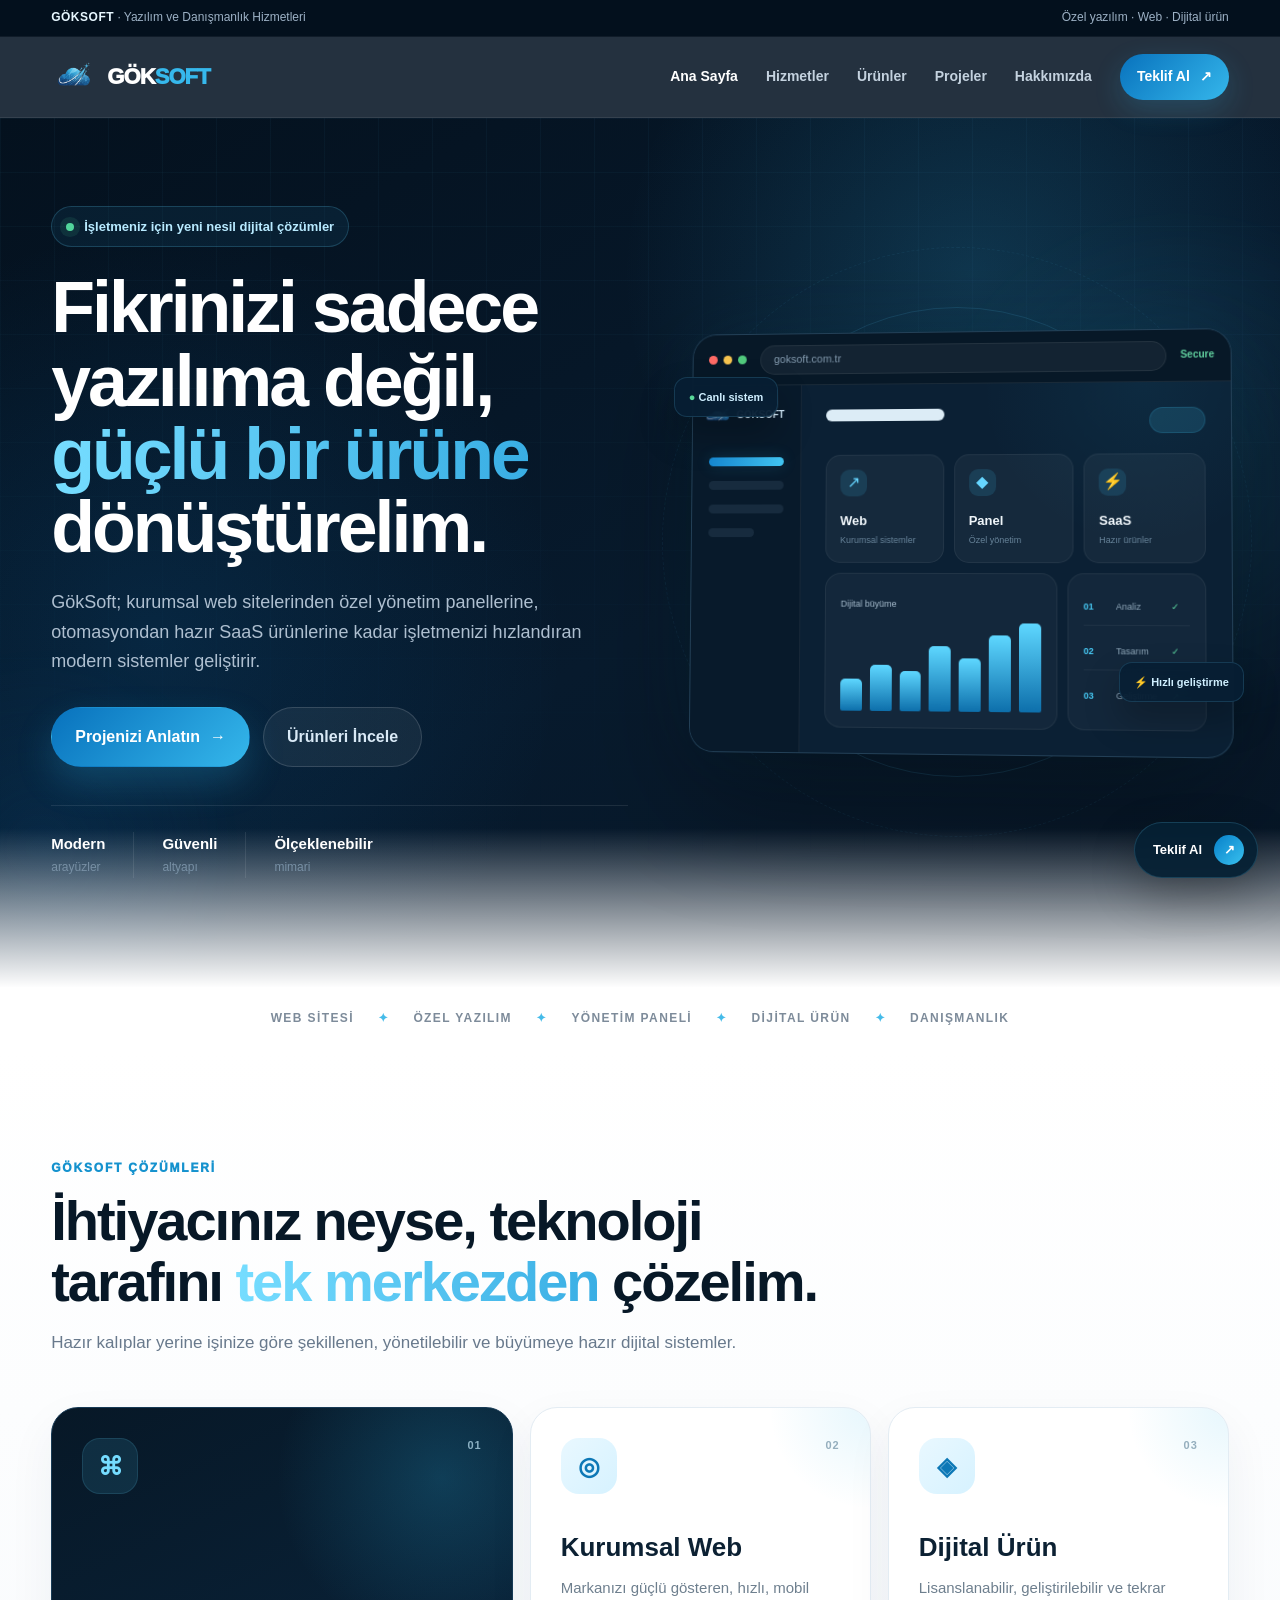
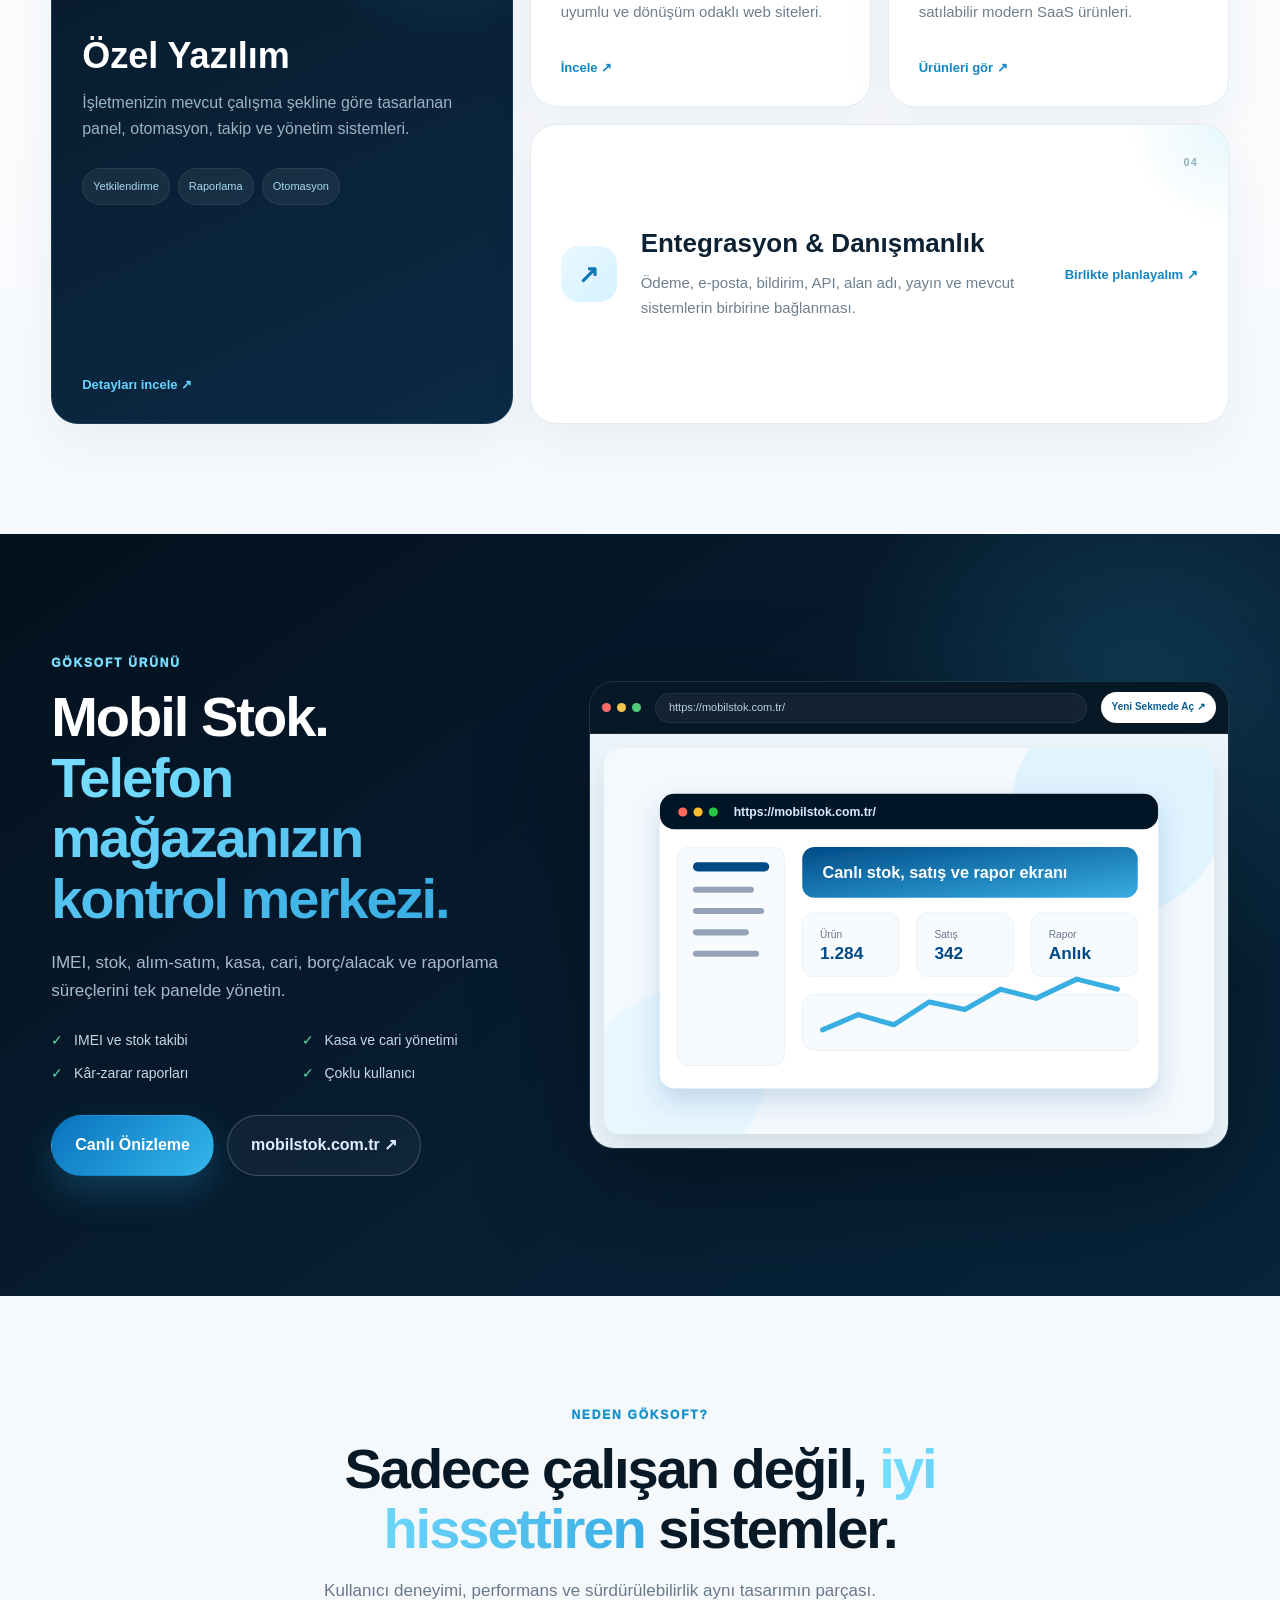
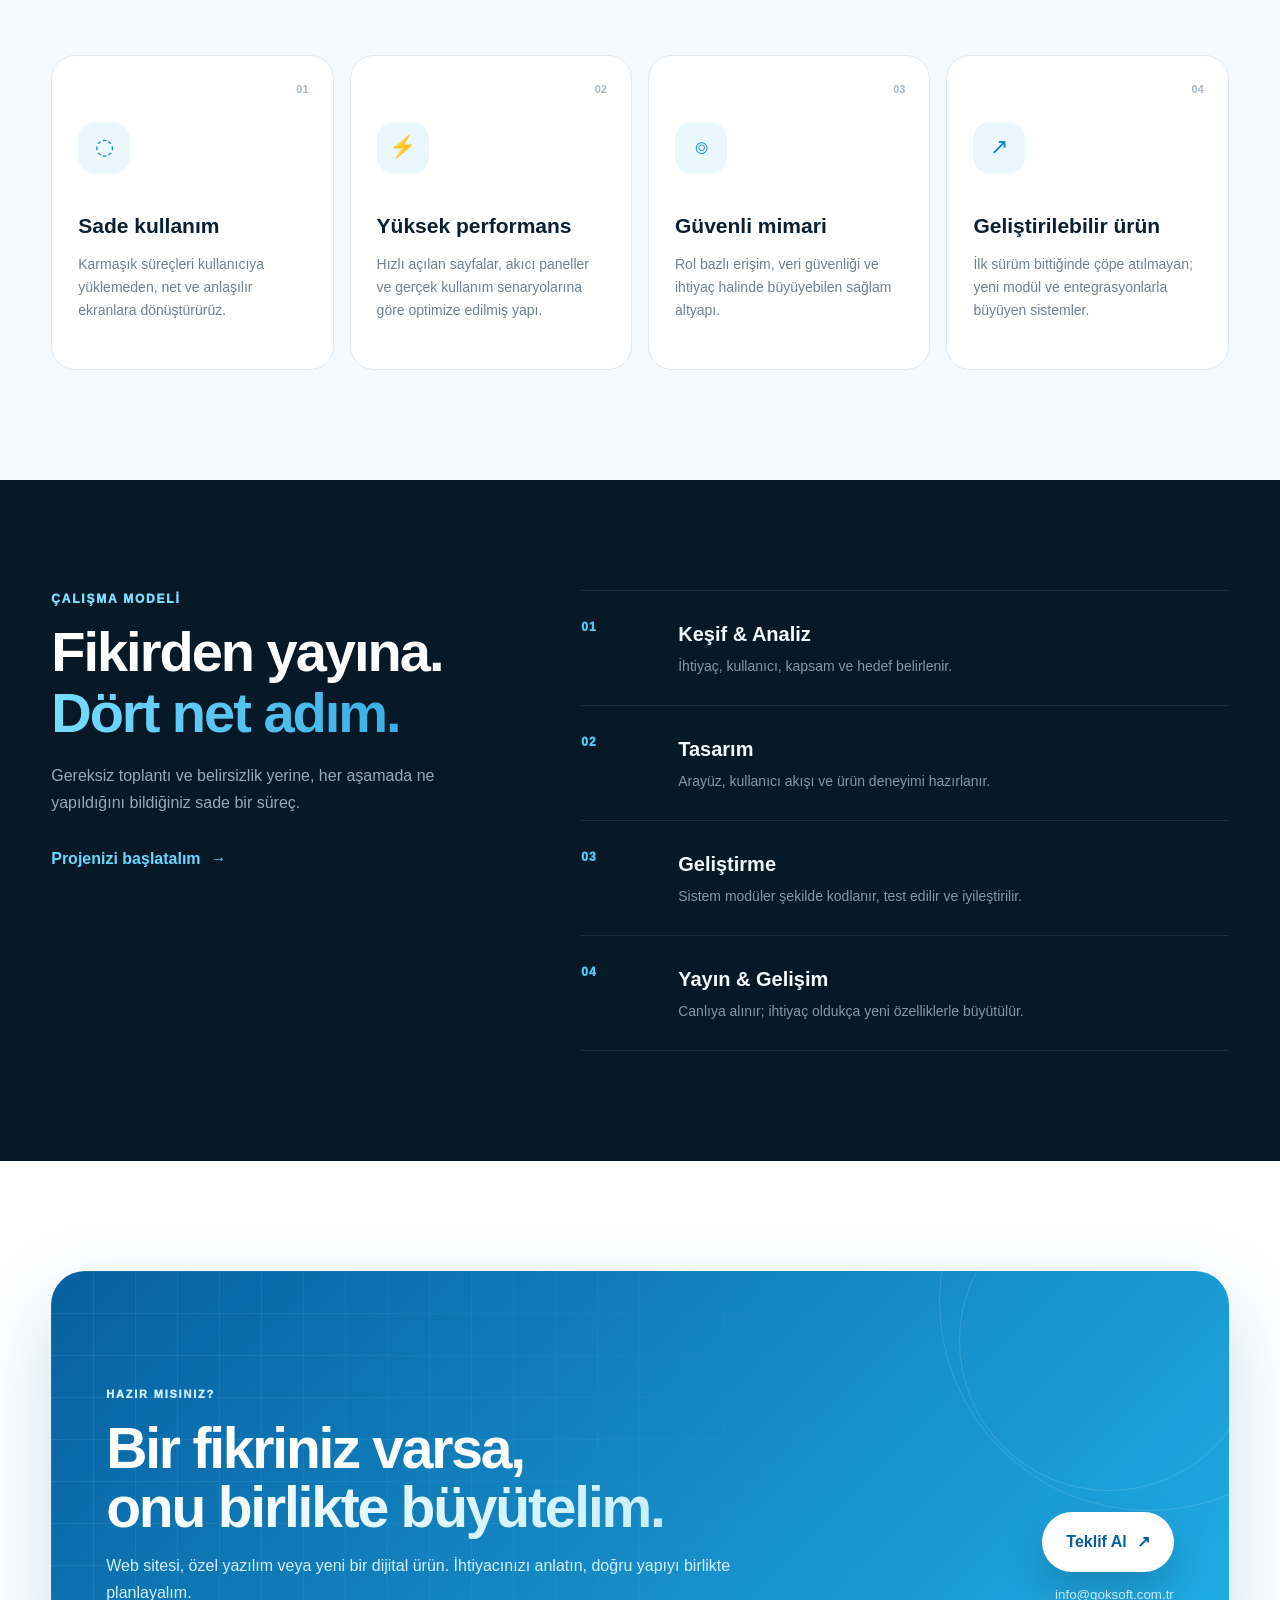
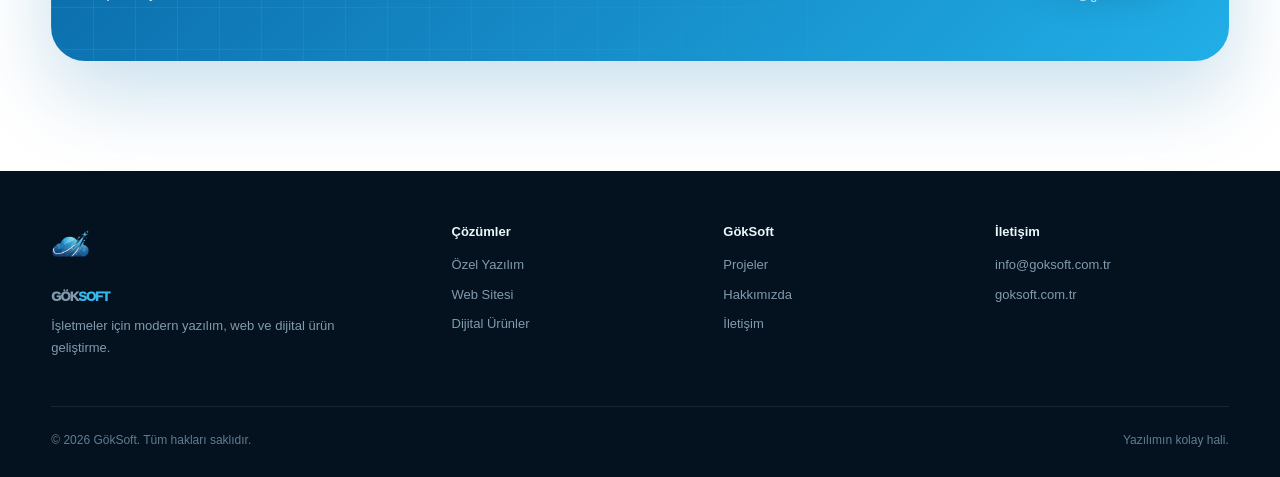
<file: index.html>
<!doctype html>
<html lang="tr">
<head>
  <meta charset="UTF-8">
  <meta name="viewport" content="width=device-width,initial-scale=1">
  <title>GökSoft | Yeni Nesil Yazılım ve Dijital Çözümler</title>
  <meta name="description" content="GökSoft; işletmeler için özel yazılım, kurumsal web sitesi, yönetim paneli ve hazır dijital ürünler geliştirir.">
  <link rel="canonical" href="https://goksoft.com.tr/">
  <meta name="robots" content="index,follow">
  <meta property="og:title" content="GökSoft | Yeni Nesil Yazılım ve Dijital Çözümler">
  <meta property="og:description" content="İşletmenize özel, hızlı, güvenli ve büyümeye hazır dijital sistemler.">
  <meta property="og:image" content="https://goksoft.com.tr/assets/logo.png">
  <meta property="og:type" content="website">
  <link rel="icon" href="favicon/favicon.png">
  <link rel="stylesheet" href="css/style.css">
</head>
<body class="home-page">
  <div class="top">
    <div class="container">
      <span><b>GÖKSOFT</b> · Yazılım ve Danışmanlık Hizmetleri</span>
      <span>Özel yazılım · Web · Dijital ürün</span>
    </div>
  </div>

  <header class="header">
    <div class="container nav">
      <a class="brand brand-lockup" href="index.html" aria-label="GökSoft Ana Sayfa">
        <img src="logo/favicon.png" alt="GökSoft">
        <span>GÖK<span>SOFT</span></span>
      </a>
      <button class="toggle" onclick="toggleMenu()" aria-label="Menü">☰</button>
      <nav id="menu" class="menu">
        <a class="active" href="index.html">Ana Sayfa</a>
        <a href="hizmetler.html">Hizmetler</a>
        <a href="urunler.html">Ürünler</a>
        <a href="projeler.html">Projeler</a>
        <a href="hakkimizda.html">Hakkımızda</a>
        <a class="nav-cta" href="iletisim.html">Teklif Al <span>↗</span></a>
      </nav>
    </div>
  </header>

  <main>
    <section class="premium-hero">
      <div class="hero-grid-bg"></div>
      <div class="hero-glow hero-glow-one"></div>
      <div class="hero-glow hero-glow-two"></div>
      <div class="container premium-hero-grid">
        <div class="premium-hero-copy reveal">
          <div class="launch-pill"><i></i> İşletmeniz için yeni nesil dijital çözümler</div>
          <h1>Fikrinizi sadece yazılıma değil, <em>güçlü bir ürüne</em> dönüştürelim.</h1>
          <p>GökSoft; kurumsal web sitelerinden özel yönetim panellerine, otomasyondan hazır SaaS ürünlerine kadar işletmenizi hızlandıran modern sistemler geliştirir.</p>
          <div class="hero-actions">
            <a class="btn btn-primary btn-xl" href="iletisim.html">Projenizi Anlatın <span>→</span></a>
            <a class="btn btn-ghost btn-xl" href="#urunler">Ürünleri İncele</a>
          </div>
          <div class="hero-proof">
            <div><strong>Modern</strong><span>arayüzler</span></div>
            <div><strong>Güvenli</strong><span>altyapı</span></div>
            <div><strong>Ölçeklenebilir</strong><span>mimari</span></div>
          </div>
        </div>

        <div class="hero-visual reveal delay-1" aria-label="GökSoft dijital çözüm önizlemesi">
          <div class="visual-orbit orbit-one"></div>
          <div class="visual-orbit orbit-two"></div>
          <div class="floating-chip chip-one"><span>●</span> Canlı sistem</div>
          <div class="floating-chip chip-two">⚡ Hızlı geliştirme</div>
          <div class="dashboard-shell">
            <div class="browser-bar">
              <div class="browser-dots"><i></i><i></i><i></i></div>
              <div class="browser-address">goksoft.com.tr</div>
              <div class="browser-status">Secure</div>
            </div>
            <div class="dashboard-body">
              <aside class="dash-sidebar">
                <div class="dash-logo"><img src="logo/favicon.png" alt=""><b>GÖKSOFT</b></div>
                <span class="dash-menu active"></span><span class="dash-menu"></span><span class="dash-menu"></span><span class="dash-menu short"></span>
              </aside>
              <div class="dash-content">
                <div class="dash-heading"><span></span><small></small></div>
                <div class="dash-stat-row">
                  <div class="dash-stat"><i>↗</i><strong>Web</strong><span>Kurumsal sistemler</span></div>
                  <div class="dash-stat"><i>◆</i><strong>Panel</strong><span>Özel yönetim</span></div>
                  <div class="dash-stat"><i>⚡</i><strong>SaaS</strong><span>Hazır ürünler</span></div>
                </div>
                <div class="dash-grid">
                  <div class="dash-chart">
                    <span class="chart-title">Dijital büyüme</span>
                    <div class="chart-bars"><i></i><i></i><i></i><i></i><i></i><i></i><i></i></div>
                  </div>
                  <div class="dash-card-list">
                    <div><b>01</b><span>Analiz</span><i>✓</i></div>
                    <div><b>02</b><span>Tasarım</span><i>✓</i></div>
                    <div><b>03</b><span>Geliştirme</span><i>↗</i></div>
                  </div>
                </div>
              </div>
            </div>
          </div>
        </div>
      </div>
      <div class="hero-bottom-fade"></div>
    </section>

    <section class="trust-strip">
      <div class="container trust-row reveal">
        <span>WEB SİTESİ</span><i>✦</i><span>ÖZEL YAZILIM</span><i>✦</i><span>YÖNETİM PANELİ</span><i>✦</i><span>DİJİTAL ÜRÜN</span><i>✦</i><span>DANIŞMANLIK</span>
      </div>
    </section>

    <section class="premium-section services-section" id="hizmetler">
      <div class="container">
        <div class="section-intro reveal">
          <div class="section-kicker">GÖKSOFT ÇÖZÜMLERİ</div>
          <h2>İhtiyacınız neyse, teknoloji tarafını <em>tek merkezden</em> çözelim.</h2>
          <p>Hazır kalıplar yerine işinize göre şekillenen, yönetilebilir ve büyümeye hazır dijital sistemler.</p>
        </div>
        <div class="bento-services">
          <article class="service-card service-large reveal">
            <div class="service-icon">⌘</div>
            <span class="service-no">01</span>
            <h3>Özel Yazılım</h3>
            <p>İşletmenizin mevcut çalışma şekline göre tasarlanan panel, otomasyon, takip ve yönetim sistemleri.</p>
            <div class="service-tags"><span>Yetkilendirme</span><span>Raporlama</span><span>Otomasyon</span></div>
            <a href="hizmetler.html">Detayları incele <b>↗</b></a>
          </article>
          <article class="service-card reveal delay-1">
            <div class="service-icon">◎</div>
            <span class="service-no">02</span>
            <h3>Kurumsal Web</h3>
            <p>Markanızı güçlü gösteren, hızlı, mobil uyumlu ve dönüşüm odaklı web siteleri.</p>
            <a href="hizmetler.html">İncele <b>↗</b></a>
          </article>
          <article class="service-card reveal delay-2">
            <div class="service-icon">◈</div>
            <span class="service-no">03</span>
            <h3>Dijital Ürün</h3>
            <p>Lisanslanabilir, geliştirilebilir ve tekrar satılabilir modern SaaS ürünleri.</p>
            <a href="urunler.html">Ürünleri gör <b>↗</b></a>
          </article>
          <article class="service-card service-wide reveal">
            <div class="service-icon">↗</div>
            <span class="service-no">04</span>
            <div><h3>Entegrasyon & Danışmanlık</h3><p>Ödeme, e-posta, bildirim, API, alan adı, yayın ve mevcut sistemlerin birbirine bağlanması.</p></div>
            <a href="iletisim.html">Birlikte planlayalım <b>↗</b></a>
          </article>
        </div>
      </div>
    </section>

    <section class="product-spotlight" id="urunler">
      <div class="product-orb"></div>
      <div class="container product-spotlight-grid">
        <div class="product-copy reveal">
          <div class="section-kicker light-kicker">GÖKSOFT ÜRÜNÜ</div>
          <h2>Mobil Stok.<br><em>Telefon mağazanızın kontrol merkezi.</em></h2>
          <p>IMEI, stok, alım-satım, kasa, cari, borç/alacak ve raporlama süreçlerini tek panelde yönetin.</p>
          <div class="product-list">
            <span><i>✓</i> IMEI ve stok takibi</span>
            <span><i>✓</i> Kasa ve cari yönetimi</span>
            <span><i>✓</i> Kâr-zarar raporları</span>
            <span><i>✓</i> Çoklu kullanıcı</span>
          </div>
          <div class="hero-actions">
            <a class="btn btn-primary btn-xl" href="urunler.html#mobil-stok-canli">Canlı Önizleme</a>
            <a class="btn btn-dark-outline btn-xl" href="https://mobilstok.com.tr/" target="_blank" rel="noopener noreferrer">mobilstok.com.tr ↗</a>
          </div>
        </div>
        <div class="product-browser reveal delay-1">
          <div class="browser-bar premium-browser-bar">
            <div class="browser-dots"><i></i><i></i><i></i></div>
            <a class="browser-address product-address" href="https://mobilstok.com.tr/" target="_blank" rel="noopener noreferrer">https://mobilstok.com.tr/</a>
            <a class="browser-open" href="https://mobilstok.com.tr/" target="_blank" rel="noopener noreferrer">Yeni Sekmede Aç ↗</a>
          </div>
          <div class="product-preview-inner"><img src="assets/stok-takip-projesi.svg" alt="Mobil Stok uygulama önizlemesi"></div>
        </div>
      </div>
    </section>

    <section class="premium-section why-section">
      <div class="container">
        <div class="section-intro centered reveal">
          <div class="section-kicker">NEDEN GÖKSOFT?</div>
          <h2>Sadece çalışan değil, <em>iyi hissettiren</em> sistemler.</h2>
          <p>Kullanıcı deneyimi, performans ve sürdürülebilirlik aynı tasarımın parçası.</p>
        </div>
        <div class="feature-grid">
          <article class="feature-tile reveal"><b>01</b><div class="feature-glyph">◌</div><h3>Sade kullanım</h3><p>Karmaşık süreçleri kullanıcıya yüklemeden, net ve anlaşılır ekranlara dönüştürürüz.</p></article>
          <article class="feature-tile reveal delay-1"><b>02</b><div class="feature-glyph">⚡</div><h3>Yüksek performans</h3><p>Hızlı açılan sayfalar, akıcı paneller ve gerçek kullanım senaryolarına göre optimize edilmiş yapı.</p></article>
          <article class="feature-tile reveal delay-2"><b>03</b><div class="feature-glyph">⌾</div><h3>Güvenli mimari</h3><p>Rol bazlı erişim, veri güvenliği ve ihtiyaç halinde büyüyebilen sağlam altyapı.</p></article>
          <article class="feature-tile reveal delay-3"><b>04</b><div class="feature-glyph">↗</div><h3>Geliştirilebilir ürün</h3><p>İlk sürüm bittiğinde çöpe atılmayan; yeni modül ve entegrasyonlarla büyüyen sistemler.</p></article>
        </div>
      </div>
    </section>

    <section class="process-section">
      <div class="container process-grid">
        <div class="process-copy reveal">
          <div class="section-kicker light-kicker">ÇALIŞMA MODELİ</div>
          <h2>Fikirden yayına.<br><em>Dört net adım.</em></h2>
          <p>Gereksiz toplantı ve belirsizlik yerine, her aşamada ne yapıldığını bildiğiniz sade bir süreç.</p>
          <a class="text-link" href="iletisim.html">Projenizi başlatalım <span>→</span></a>
        </div>
        <div class="process-steps">
          <article class="process-step reveal"><span>01</span><div><h3>Keşif & Analiz</h3><p>İhtiyaç, kullanıcı, kapsam ve hedef belirlenir.</p></div></article>
          <article class="process-step reveal delay-1"><span>02</span><div><h3>Tasarım</h3><p>Arayüz, kullanıcı akışı ve ürün deneyimi hazırlanır.</p></div></article>
          <article class="process-step reveal delay-2"><span>03</span><div><h3>Geliştirme</h3><p>Sistem modüler şekilde kodlanır, test edilir ve iyileştirilir.</p></div></article>
          <article class="process-step reveal delay-3"><span>04</span><div><h3>Yayın & Gelişim</h3><p>Canlıya alınır; ihtiyaç oldukça yeni özelliklerle büyütülür.</p></div></article>
        </div>
      </div>
    </section>

    <section class="premium-section final-cta-section">
      <div class="container">
        <div class="final-cta reveal">
          <div class="cta-grid"></div><div class="cta-orb-one"></div><div class="cta-orb-two"></div>
          <div class="final-cta-copy">
            <span>HAZIR MISINIZ?</span>
            <h2>Bir fikriniz varsa,<br><em>onu birlikte büyütelim.</em></h2>
            <p>Web sitesi, özel yazılım veya yeni bir dijital ürün. İhtiyacınızı anlatın, doğru yapıyı birlikte planlayalım.</p>
          </div>
          <div class="final-cta-actions">
            <a class="btn btn-white btn-xl" href="iletisim.html">Teklif Al <span>↗</span></a>
            <small>info@goksoft.com.tr</small>
          </div>
        </div>
      </div>
    </section>
  </main>

  <footer class="footer premium-footer">
    <div class="container">
      <div class="footer-grid">
        <div class="footer-brand">
          <a class="brand-lockup footer-lockup" href="index.html"><img src="logo/favicon.png" alt=""><span>GÖK<span>SOFT</span></span></a>
          <p>İşletmeler için modern yazılım, web ve dijital ürün geliştirme.</p>
        </div>
        <div><h3>Çözümler</h3><a href="hizmetler.html">Özel Yazılım</a><a href="hizmetler.html">Web Sitesi</a><a href="urunler.html">Dijital Ürünler</a></div>
        <div><h3>GökSoft</h3><a href="projeler.html">Projeler</a><a href="hakkimizda.html">Hakkımızda</a><a href="iletisim.html">İletişim</a></div>
        <div><h3>İletişim</h3><a href="mailto:info@goksoft.com.tr">info@goksoft.com.tr</a><span class="footer-domain">goksoft.com.tr</span></div>
      </div>
      <div class="copy"><span>© 2026 GökSoft. Tüm hakları saklıdır.</span><span>Yazılımın kolay hali.</span></div>
    </div>
  </footer>

  <a class="premium-float" href="iletisim.html"><span>Teklif Al</span><b>↗</b></a>
  <script src="js/main.js"></script>
</body>
</html>
</file>
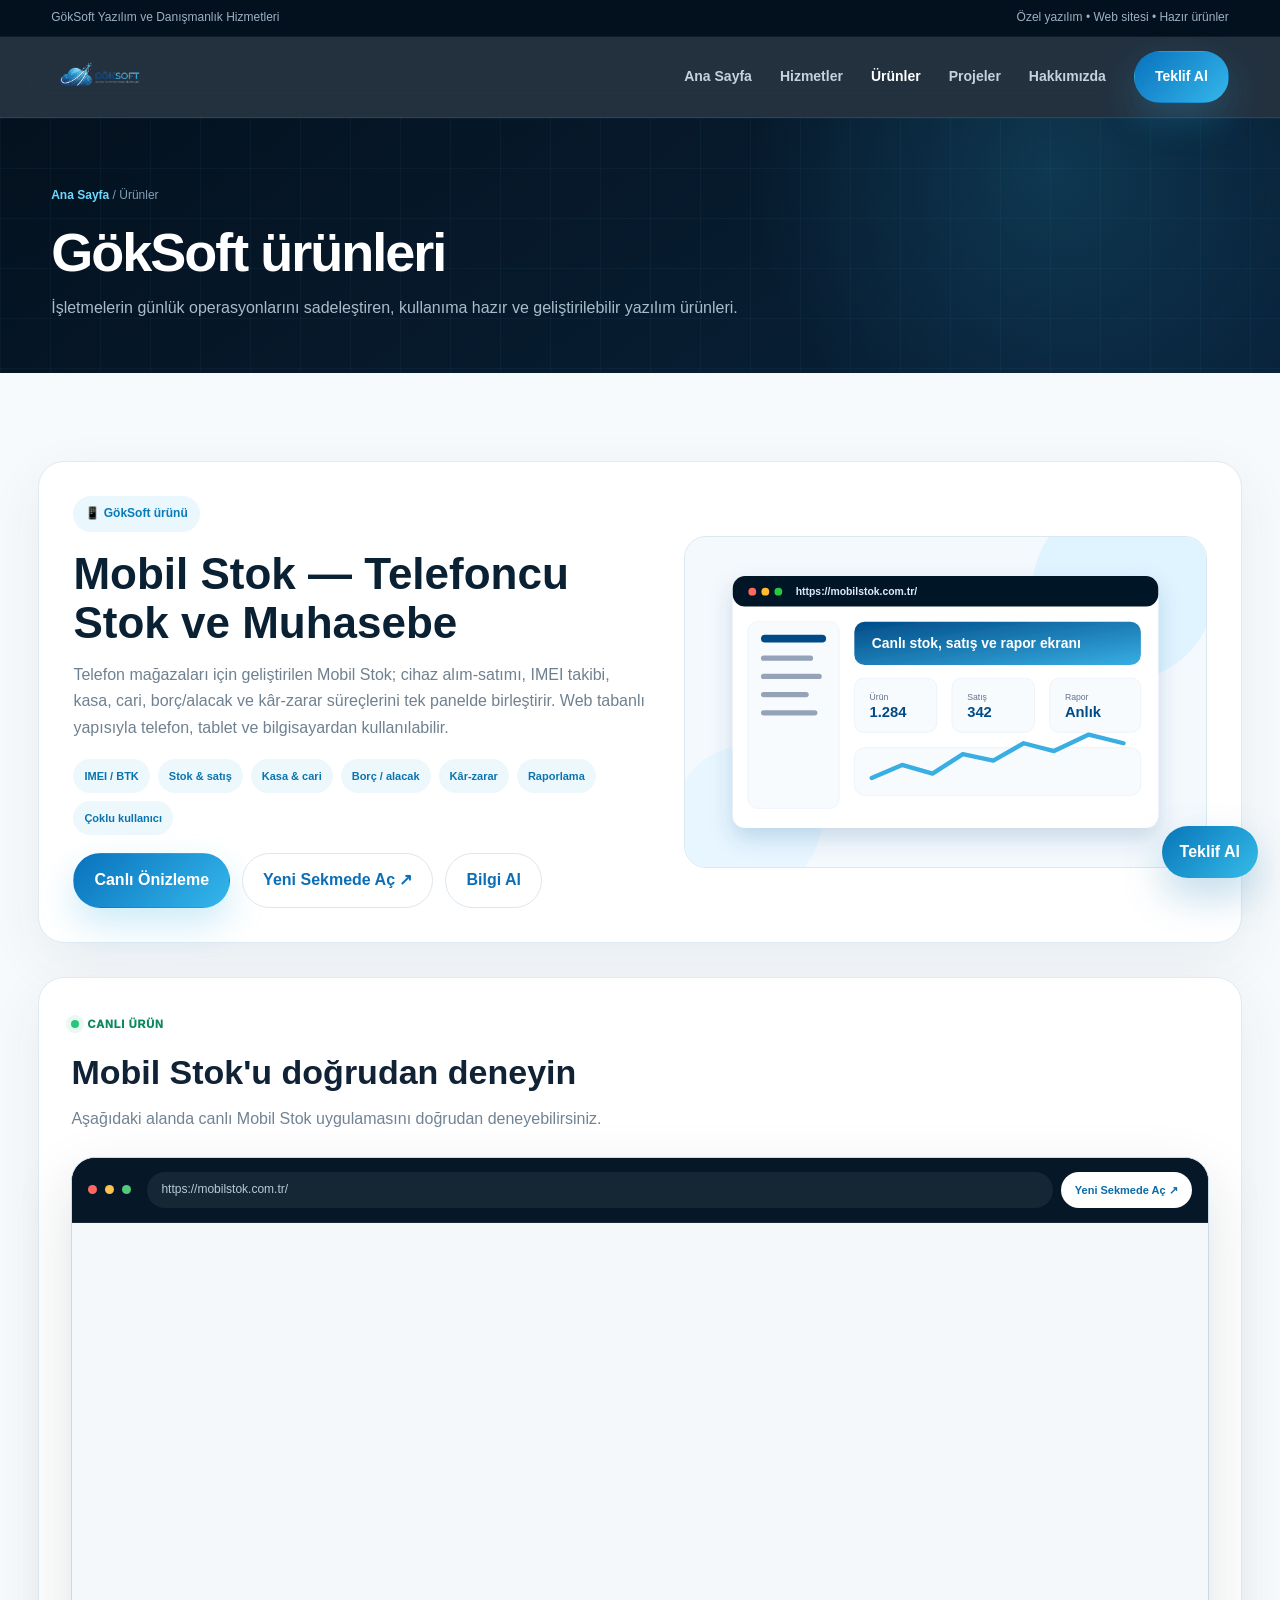
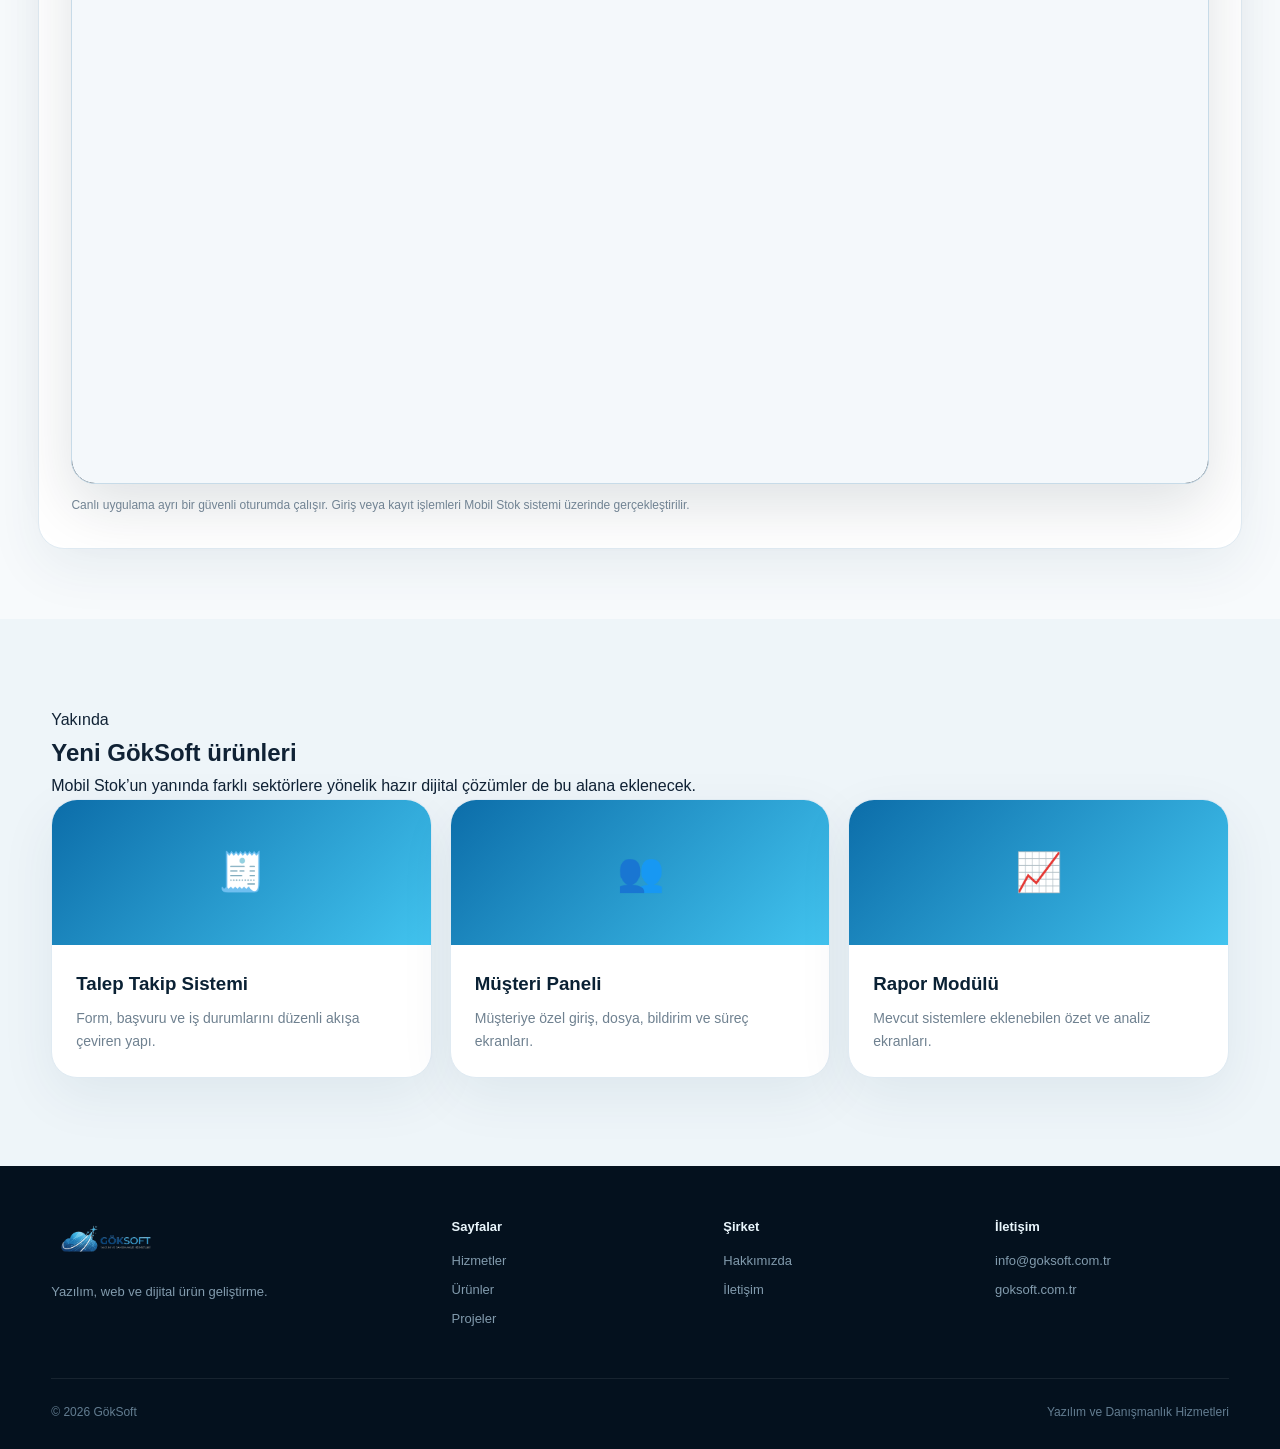
<file: cozumler.html>
<!doctype html><html lang="tr"><head><meta charset="UTF-8"><meta http-equiv="refresh" content="0; url=urunler.html"><title>Ürünler | GökSoft</title><link rel="canonical" href="https://goksoft.com.tr/urunler.html"></head><body><p>Ürünler sayfasına yönlendiriliyorsunuz. <a href="urunler.html">Buraya tıklayın</a>.</p></body></html>
</file>
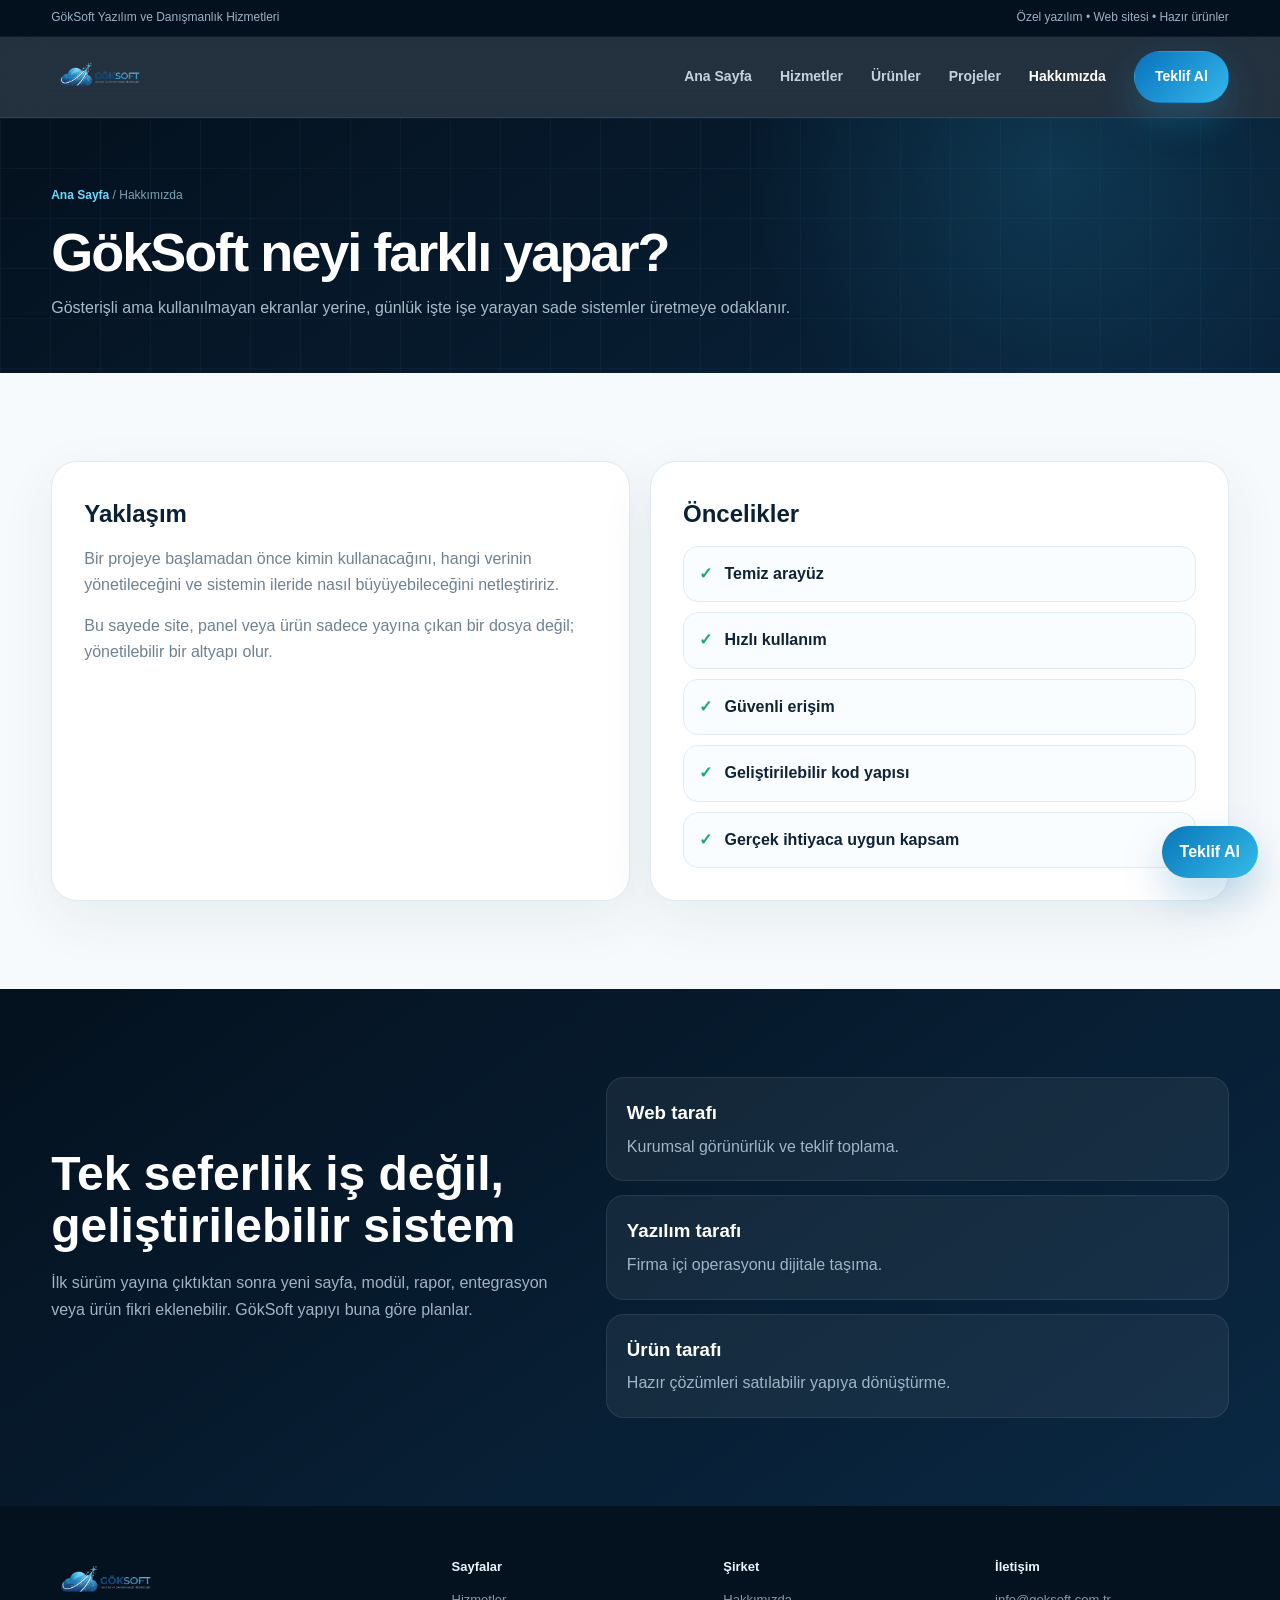
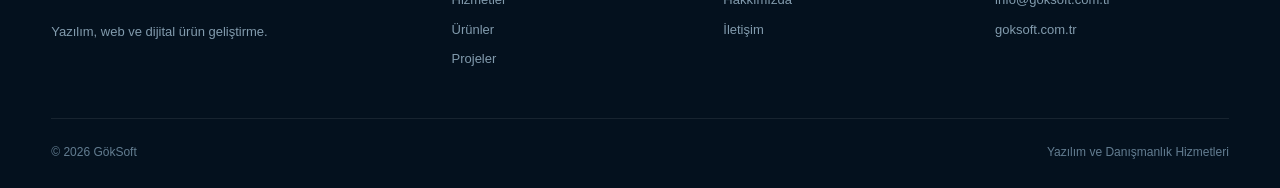
<file: hakkimizda.html>
<!doctype html><html lang="tr"><head><meta charset="UTF-8"><meta name="viewport" content="width=device-width,initial-scale=1"><title>Hakkımızda | GökSoft Yazılım ve Danışmanlık Hizmetleri</title><meta name="description" content="GökSoft; modern web, özel yazılım ve dijital ürün geliştirme alanlarında çalışan yazılım şirketidir."><link rel="canonical" href="https://goksoft.com.tr/hakkimizda.html"><meta name="robots" content="index,follow"><meta property="og:title" content="Hakkımızda | GökSoft Yazılım ve Danışmanlık Hizmetleri"><meta property="og:description" content="GökSoft; modern web, özel yazılım ve dijital ürün geliştirme alanlarında çalışan yazılım şirketidir."><meta property="og:image" content="https://goksoft.com.tr/assets/logo.png"><meta property="og:type" content="website"><link rel="icon" href="favicon/favicon.png"><link rel="stylesheet" href="css/style.css"></head><body><div class="top"><div class="container"><span>GökSoft Yazılım ve Danışmanlık Hizmetleri</span><span>Özel yazılım • Web sitesi • Hazır ürünler</span></div></div><header class="header"><div class="container nav"><a class="brand" href="index.html" aria-label="GökSoft Ana Sayfa"><img src="assets/logo.png" alt="GökSoft logo"></a><button class="toggle" onclick="toggleMenu()" aria-label="Menü">☰</button><nav id="menu" class="menu"><a class="" href="index.html">Ana Sayfa</a><a class="" href="hizmetler.html">Hizmetler</a><a class="" href="urunler.html">Ürünler</a><a class="" href="projeler.html">Projeler</a><a class="active" href="hakkimizda.html">Hakkımızda</a><a class="btn btn-primary" href="iletisim.html">Teklif Al</a></nav></div></header><main><section class="page-hero"><div class="container"><div class="breadcrumb"><a href="index.html">Ana Sayfa</a> / Hakkımızda</div><h1>GökSoft neyi farklı yapar?</h1><p class="lead">Gösterişli ama kullanılmayan ekranlar yerine, günlük işte işe yarayan sade sistemler üretmeye odaklanır.</p></div></section><section><div class="container two-col"><div class="panel"><h2>Yaklaşım</h2><p>Bir projeye başlamadan önce kimin kullanacağını, hangi verinin yönetileceğini ve sistemin ileride nasıl büyüyebileceğini netleştiririz.</p><p>Bu sayede site, panel veya ürün sadece yayına çıkan bir dosya değil; yönetilebilir bir altyapı olur.</p></div><div class="panel"><h2>Öncelikler</h2><div class="check-list"><div class="check"><span>✓</span> Temiz arayüz</div><div class="check"><span>✓</span> Hızlı kullanım</div><div class="check"><span>✓</span> Güvenli erişim</div><div class="check"><span>✓</span> Geliştirilebilir kod yapısı</div><div class="check"><span>✓</span> Gerçek ihtiyaca uygun kapsam</div></div></div></div></section><section class="showcase"><div class="container showcase-grid"><div><h2>Tek seferlik iş değil, geliştirilebilir sistem</h2><p>İlk sürüm yayına çıktıktan sonra yeni sayfa, modül, rapor, entegrasyon veya ürün fikri eklenebilir. GökSoft yapıyı buna göre planlar.</p></div><div class="list"><div class="list-item"><h3>Web tarafı</h3><p>Kurumsal görünürlük ve teklif toplama.</p></div><div class="list-item"><h3>Yazılım tarafı</h3><p>Firma içi operasyonu dijitale taşıma.</p></div><div class="list-item"><h3>Ürün tarafı</h3><p>Hazır çözümleri satılabilir yapıya dönüştürme.</p></div></div></div></section></main><footer class="footer"><div class="container"><div class="footer-grid"><div><img src="assets/logo.png" alt="GökSoft"><p>Yazılım, web ve dijital ürün geliştirme.</p></div><div><h3>Sayfalar</h3><a href="hizmetler.html">Hizmetler</a><a href="urunler.html">Ürünler</a><a href="projeler.html">Projeler</a></div><div><h3>Şirket</h3><a href="hakkimizda.html">Hakkımızda</a><a href="iletisim.html">İletişim</a></div><div><h3>İletişim</h3><p>info@goksoft.com.tr</p><p>goksoft.com.tr</p></div></div><div class="copy"><span>© 2026 GökSoft</span><span>Yazılım ve Danışmanlık Hizmetleri</span></div></div></footer><a class="whatsapp-float" href="iletisim.html">Teklif Al</a><script src="js/main.js"></script></body></html>
</file>
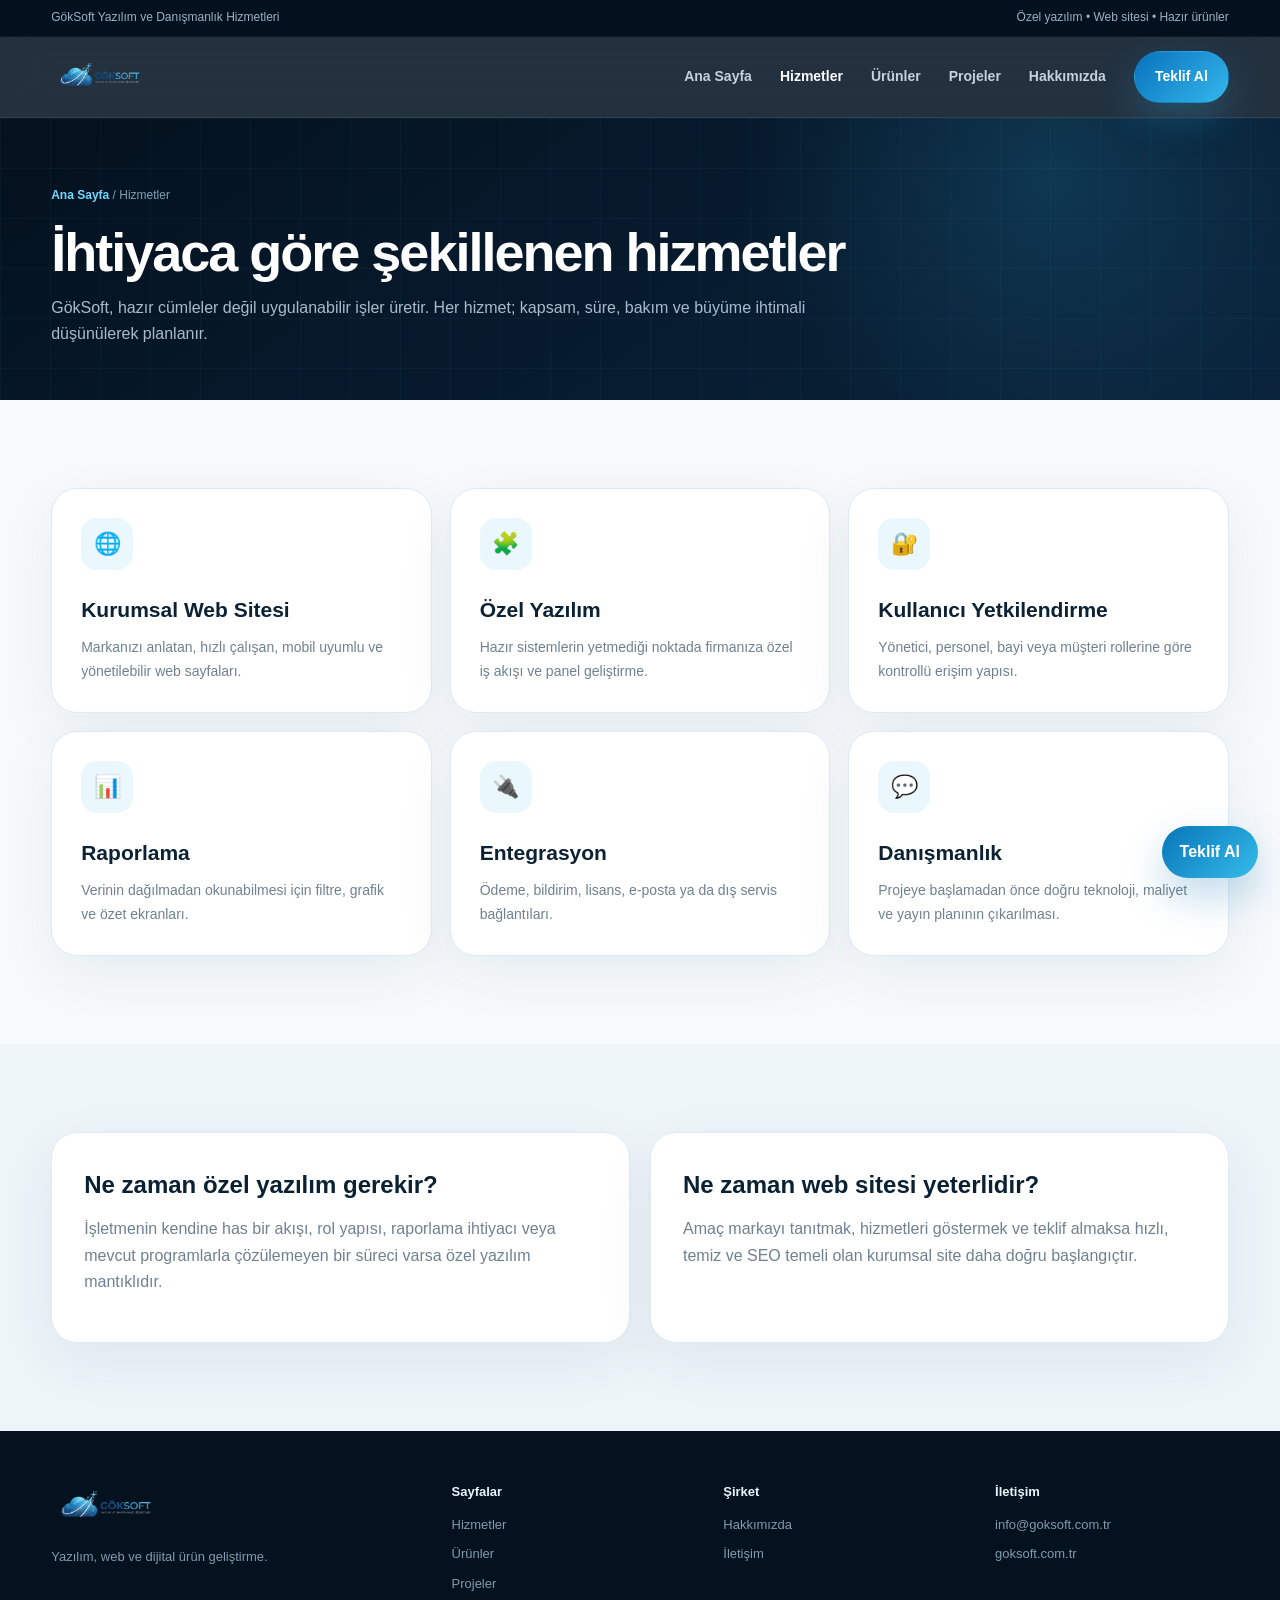
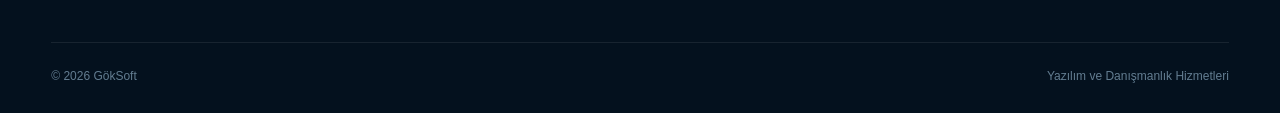
<file: hizmetler.html>
<!doctype html><html lang="tr"><head><meta charset="UTF-8"><meta name="viewport" content="width=device-width,initial-scale=1"><title>Hizmetler | GökSoft Yazılım ve Web Çözümleri</title><meta name="description" content="GökSoft hizmetleri: kurumsal web sitesi, özel yazılım geliştirme, yönetim paneli, entegrasyon ve yazılım danışmanlığı."><link rel="canonical" href="https://goksoft.com.tr/hizmetler.html"><meta name="robots" content="index,follow"><meta property="og:title" content="Hizmetler | GökSoft Yazılım ve Web Çözümleri"><meta property="og:description" content="GökSoft hizmetleri: kurumsal web sitesi, özel yazılım geliştirme, yönetim paneli, entegrasyon ve yazılım danışmanlığı."><meta property="og:image" content="https://goksoft.com.tr/assets/logo.png"><meta property="og:type" content="website"><link rel="icon" href="favicon/favicon.png"><link rel="stylesheet" href="css/style.css"></head><body><div class="top"><div class="container"><span>GökSoft Yazılım ve Danışmanlık Hizmetleri</span><span>Özel yazılım • Web sitesi • Hazır ürünler</span></div></div><header class="header"><div class="container nav"><a class="brand" href="index.html" aria-label="GökSoft Ana Sayfa"><img src="assets/logo.png" alt="GökSoft logo"></a><button class="toggle" onclick="toggleMenu()" aria-label="Menü">☰</button><nav id="menu" class="menu"><a class="" href="index.html">Ana Sayfa</a><a class="active" href="hizmetler.html">Hizmetler</a><a class="" href="urunler.html">Ürünler</a><a class="" href="projeler.html">Projeler</a><a class="" href="hakkimizda.html">Hakkımızda</a><a class="btn btn-primary" href="iletisim.html">Teklif Al</a></nav></div></header><main><section class="page-hero"><div class="container"><div class="breadcrumb"><a href="index.html">Ana Sayfa</a> / Hizmetler</div><h1>İhtiyaca göre şekillenen hizmetler</h1><p class="lead">GökSoft, hazır cümleler değil uygulanabilir işler üretir. Her hizmet; kapsam, süre, bakım ve büyüme ihtimali düşünülerek planlanır.</p></div></section><section><div class="container"><div class="cards"><article class="card"><div class="icon">🌐</div><h3>Kurumsal Web Sitesi</h3><p>Markanızı anlatan, hızlı çalışan, mobil uyumlu ve yönetilebilir web sayfaları.</p></article><article class="card"><div class="icon">🧩</div><h3>Özel Yazılım</h3><p>Hazır sistemlerin yetmediği noktada firmanıza özel iş akışı ve panel geliştirme.</p></article><article class="card"><div class="icon">🔐</div><h3>Kullanıcı Yetkilendirme</h3><p>Yönetici, personel, bayi veya müşteri rollerine göre kontrollü erişim yapısı.</p></article><article class="card"><div class="icon">📊</div><h3>Raporlama</h3><p>Verinin dağılmadan okunabilmesi için filtre, grafik ve özet ekranları.</p></article><article class="card"><div class="icon">🔌</div><h3>Entegrasyon</h3><p>Ödeme, bildirim, lisans, e-posta ya da dış servis bağlantıları.</p></article><article class="card"><div class="icon">💬</div><h3>Danışmanlık</h3><p>Projeye başlamadan önce doğru teknoloji, maliyet ve yayın planının çıkarılması.</p></article></div></div></section><section class="light"><div class="container two-col"><div class="panel"><h2>Ne zaman özel yazılım gerekir?</h2><p>İşletmenin kendine has bir akışı, rol yapısı, raporlama ihtiyacı veya mevcut programlarla çözülemeyen bir süreci varsa özel yazılım mantıklıdır.</p></div><div class="panel"><h2>Ne zaman web sitesi yeterlidir?</h2><p>Amaç markayı tanıtmak, hizmetleri göstermek ve teklif almaksa hızlı, temiz ve SEO temeli olan kurumsal site daha doğru başlangıçtır.</p></div></div></section></main><footer class="footer"><div class="container"><div class="footer-grid"><div><img src="assets/logo.png" alt="GökSoft"><p>Yazılım, web ve dijital ürün geliştirme.</p></div><div><h3>Sayfalar</h3><a href="hizmetler.html">Hizmetler</a><a href="urunler.html">Ürünler</a><a href="projeler.html">Projeler</a></div><div><h3>Şirket</h3><a href="hakkimizda.html">Hakkımızda</a><a href="iletisim.html">İletişim</a></div><div><h3>İletişim</h3><p>info@goksoft.com.tr</p><p>goksoft.com.tr</p></div></div><div class="copy"><span>© 2026 GökSoft</span><span>Yazılım ve Danışmanlık Hizmetleri</span></div></div></footer><a class="whatsapp-float" href="iletisim.html">Teklif Al</a><script src="js/main.js"></script></body></html>
</file>
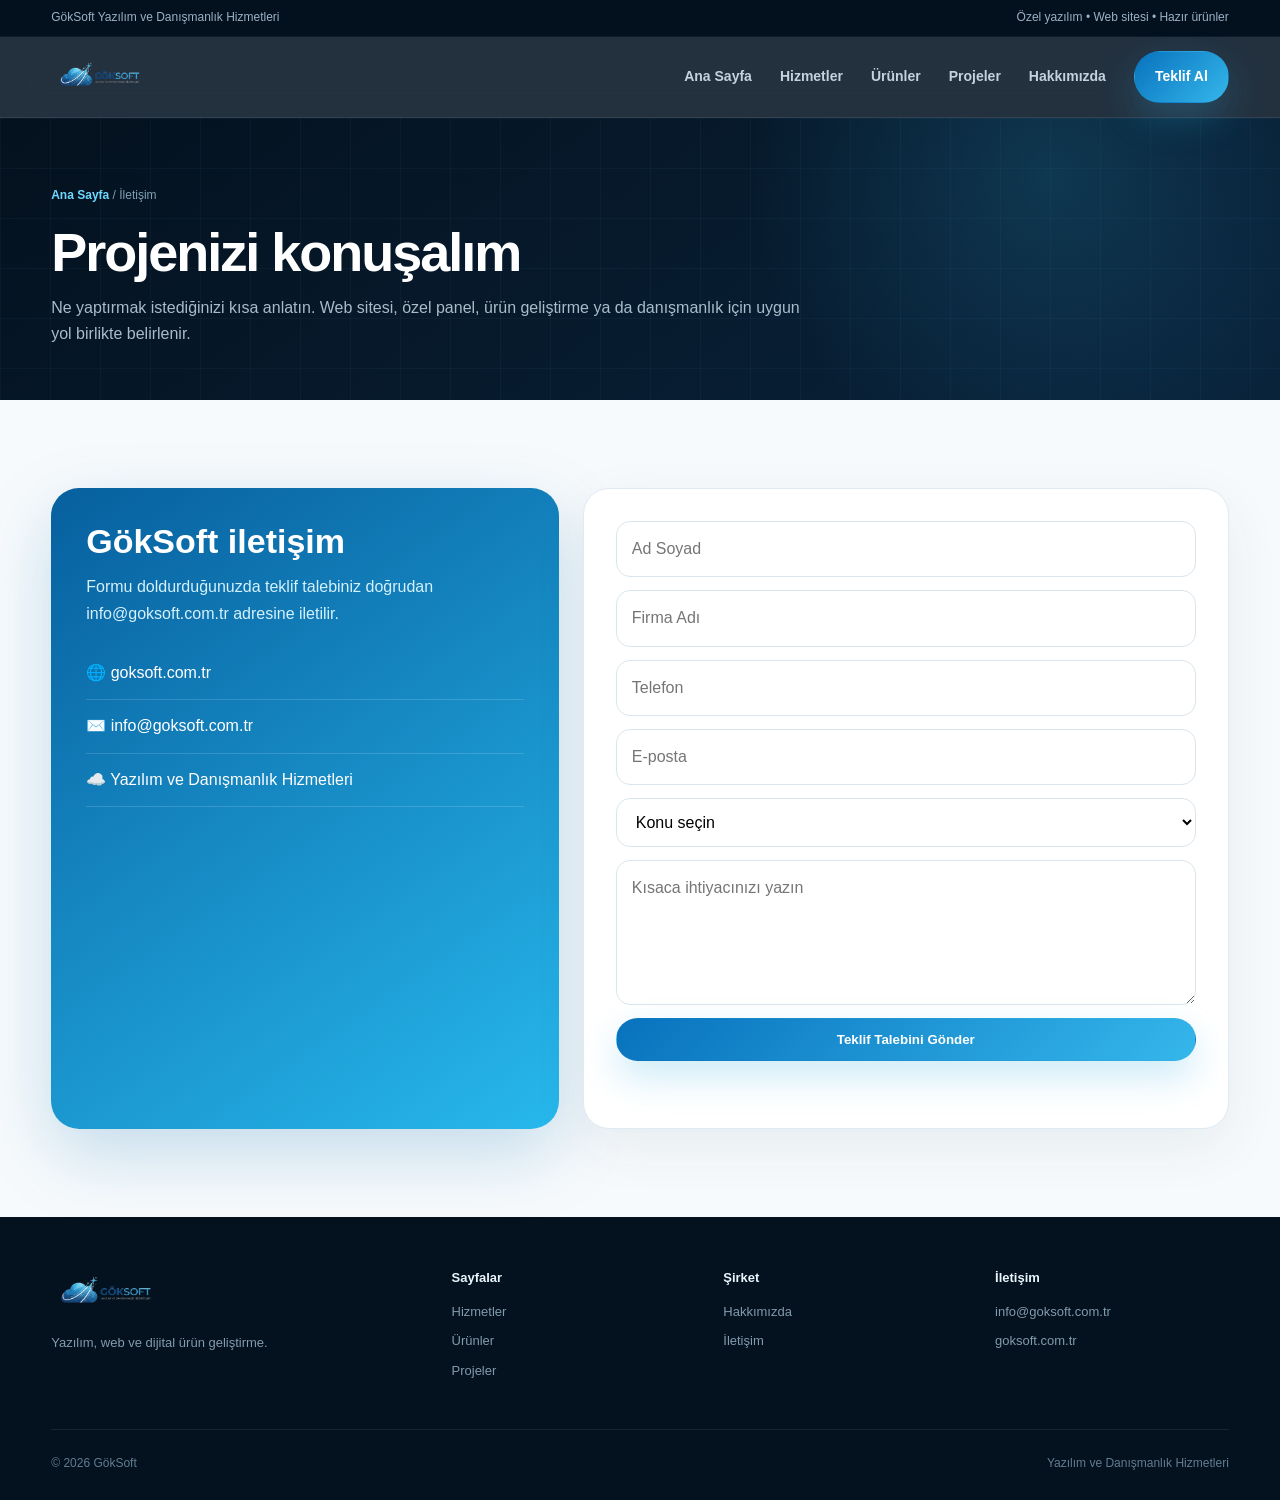
<file: iletisim.html>
<!doctype html><html lang="tr"><head><meta charset="UTF-8"><meta name="viewport" content="width=device-width,initial-scale=1"><title>İletişim | GökSoft Teklif ve Proje Görüşmesi</title><meta name="description" content="GökSoft ile web sitesi, özel yazılım, ürün geliştirme ve danışmanlık için iletişime geçin."><link rel="canonical" href="https://goksoft.com.tr/iletisim.html"><meta name="robots" content="index,follow"><meta property="og:title" content="İletişim | GökSoft Teklif ve Proje Görüşmesi"><meta property="og:description" content="GökSoft ile web sitesi, özel yazılım, ürün geliştirme ve danışmanlık için iletişime geçin."><meta property="og:image" content="https://goksoft.com.tr/assets/logo.png"><meta property="og:type" content="website"><link rel="icon" href="favicon/favicon.png"><link rel="stylesheet" href="css/style.css"></head><body><div class="top"><div class="container"><span>GökSoft Yazılım ve Danışmanlık Hizmetleri</span><span>Özel yazılım • Web sitesi • Hazır ürünler</span></div></div><header class="header"><div class="container nav"><a class="brand" href="index.html" aria-label="GökSoft Ana Sayfa"><img src="assets/logo.png" alt="GökSoft logo"></a><button class="toggle" onclick="toggleMenu()" aria-label="Menü">☰</button><nav id="menu" class="menu"><a class="" href="index.html">Ana Sayfa</a><a class="" href="hizmetler.html">Hizmetler</a><a class="" href="urunler.html">Ürünler</a><a class="" href="projeler.html">Projeler</a><a class="" href="hakkimizda.html">Hakkımızda</a><a class="btn btn-primary" href="iletisim.html">Teklif Al</a></nav></div></header><main><section class="page-hero"><div class="container"><div class="breadcrumb"><a href="index.html">Ana Sayfa</a> / İletişim</div><h1>Projenizi konuşalım</h1><p class="lead">Ne yaptırmak istediğinizi kısa anlatın. Web sitesi, özel panel, ürün geliştirme ya da danışmanlık için uygun yol birlikte belirlenir.</p></div></section><section><div class="container contact-grid"><div class="contact-info"><h2>GökSoft iletişim</h2><p>Formu doldurduğunuzda teklif talebiniz doğrudan info@goksoft.com.tr adresine iletilir.</p><div class="contact-line">🌐 goksoft.com.tr</div><div class="contact-line">✉️ info@goksoft.com.tr</div><div class="contact-line">☁️ Yazılım ve Danışmanlık Hizmetleri</div></div><div class="panel"><form id="teklif-form" method="POST">
<input type="hidden" name="_subject" value="GökSoft - Yeni Teklif Talebi">
<input type="hidden" name="_template" value="table">
<input type="text" name="_honey" style="display:none" tabindex="-1" autocomplete="off"><input id="name" name="Ad Soyad" placeholder="Ad Soyad" required><input id="company" name="Firma" placeholder="Firma Adı"><input id="phone" name="Telefon" placeholder="Telefon" required><input id="email" name="email" type="email" placeholder="E-posta"><select id="service" name="Konu"><option value="">Konu seçin</option><option>Web sitesi</option><option>Özel yazılım</option><option>Hazır ürün / stok takip</option><option>Yönetim paneli</option><option>Danışmanlık</option></select><textarea id="message" name="Mesaj" placeholder="Kısaca ihtiyacınızı yazın"></textarea><button class="btn btn-primary" type="submit">Teklif Talebini Gönder</button><div id="teklif-durum" class="form-status" role="status" aria-live="polite"></div></form></div></div></section></main><footer class="footer"><div class="container"><div class="footer-grid"><div><img src="assets/logo.png" alt="GökSoft"><p>Yazılım, web ve dijital ürün geliştirme.</p></div><div><h3>Sayfalar</h3><a href="hizmetler.html">Hizmetler</a><a href="urunler.html">Ürünler</a><a href="projeler.html">Projeler</a></div><div><h3>Şirket</h3><a href="hakkimizda.html">Hakkımızda</a><a href="iletisim.html">İletişim</a></div><div><h3>İletişim</h3><p>info@goksoft.com.tr</p><p>goksoft.com.tr</p></div></div><div class="copy"><span>© 2026 GökSoft</span><span>Yazılım ve Danışmanlık Hizmetleri</span></div></div></footer><script src="js/main.js"></script></body></html>
</file>
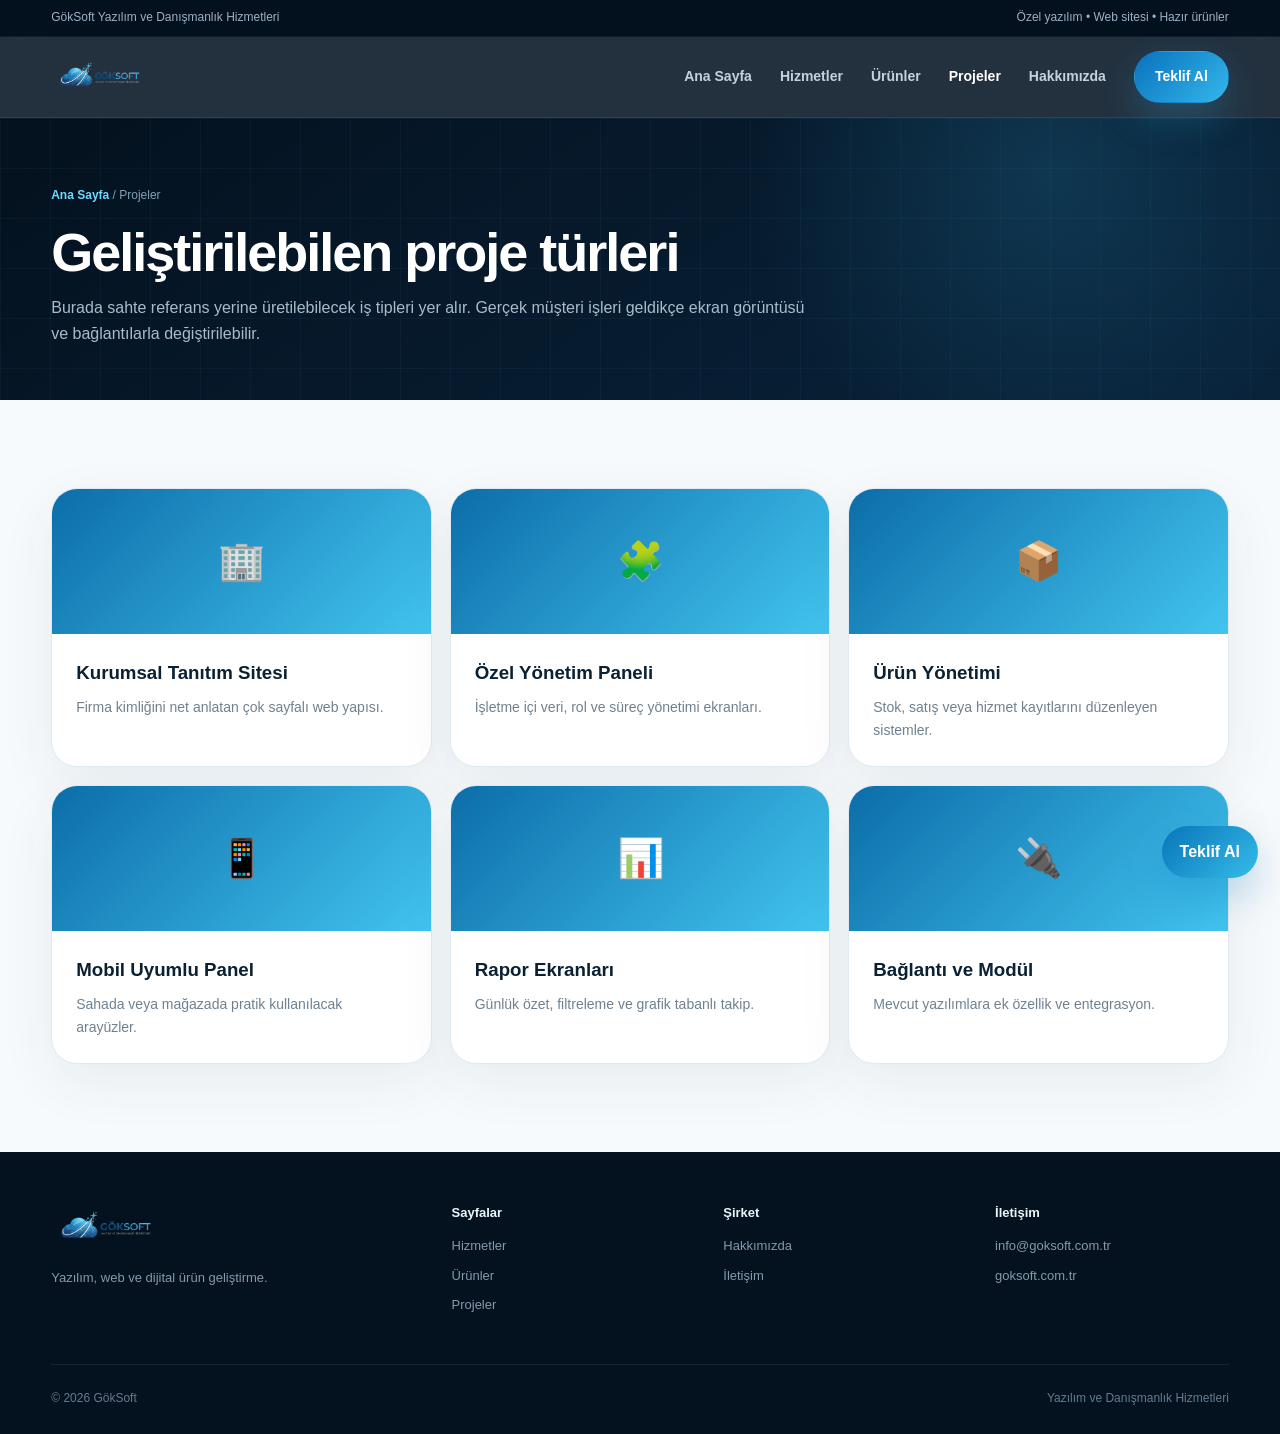
<file: projeler.html>
<!doctype html><html lang="tr"><head><meta charset="UTF-8"><meta name="viewport" content="width=device-width,initial-scale=1"><title>Projeler | GökSoft Çalışma Örnekleri</title><meta name="description" content="GökSoft proje alanları: kurumsal web sitesi, özel panel, müşteri sistemi, raporlama ekranı ve entegrasyon çalışmaları."><link rel="canonical" href="https://goksoft.com.tr/projeler.html"><meta name="robots" content="index,follow"><meta property="og:title" content="Projeler | GökSoft Çalışma Örnekleri"><meta property="og:description" content="GökSoft proje alanları: kurumsal web sitesi, özel panel, müşteri sistemi, raporlama ekranı ve entegrasyon çalışmaları."><meta property="og:image" content="https://goksoft.com.tr/assets/logo.png"><meta property="og:type" content="website"><link rel="icon" href="favicon/favicon.png"><link rel="stylesheet" href="css/style.css"></head><body><div class="top"><div class="container"><span>GökSoft Yazılım ve Danışmanlık Hizmetleri</span><span>Özel yazılım • Web sitesi • Hazır ürünler</span></div></div><header class="header"><div class="container nav"><a class="brand" href="index.html" aria-label="GökSoft Ana Sayfa"><img src="assets/logo.png" alt="GökSoft logo"></a><button class="toggle" onclick="toggleMenu()" aria-label="Menü">☰</button><nav id="menu" class="menu"><a class="" href="index.html">Ana Sayfa</a><a class="" href="hizmetler.html">Hizmetler</a><a class="" href="urunler.html">Ürünler</a><a class="active" href="projeler.html">Projeler</a><a class="" href="hakkimizda.html">Hakkımızda</a><a class="btn btn-primary" href="iletisim.html">Teklif Al</a></nav></div></header><main><section class="page-hero"><div class="container"><div class="breadcrumb"><a href="index.html">Ana Sayfa</a> / Projeler</div><h1>Geliştirilebilen proje türleri</h1><p class="lead">Burada sahte referans yerine üretilebilecek iş tipleri yer alır. Gerçek müşteri işleri geldikçe ekran görüntüsü ve bağlantılarla değiştirilebilir.</p></div></section><section><div class="container"><div class="portfolio"><article class="project"><div class="visual">🏢</div><div class="body"><h3>Kurumsal Tanıtım Sitesi</h3><p>Firma kimliğini net anlatan çok sayfalı web yapısı.</p></div></article><article class="project"><div class="visual">🧩</div><div class="body"><h3>Özel Yönetim Paneli</h3><p>İşletme içi veri, rol ve süreç yönetimi ekranları.</p></div></article><article class="project"><div class="visual">📦</div><div class="body"><h3>Ürün Yönetimi</h3><p>Stok, satış veya hizmet kayıtlarını düzenleyen sistemler.</p></div></article><article class="project"><div class="visual">📱</div><div class="body"><h3>Mobil Uyumlu Panel</h3><p>Sahada veya mağazada pratik kullanılacak arayüzler.</p></div></article><article class="project"><div class="visual">📊</div><div class="body"><h3>Rapor Ekranları</h3><p>Günlük özet, filtreleme ve grafik tabanlı takip.</p></div></article><article class="project"><div class="visual">🔌</div><div class="body"><h3>Bağlantı ve Modül</h3><p>Mevcut yazılımlara ek özellik ve entegrasyon.</p></div></article></div></div></section></main><footer class="footer"><div class="container"><div class="footer-grid"><div><img src="assets/logo.png" alt="GökSoft"><p>Yazılım, web ve dijital ürün geliştirme.</p></div><div><h3>Sayfalar</h3><a href="hizmetler.html">Hizmetler</a><a href="urunler.html">Ürünler</a><a href="projeler.html">Projeler</a></div><div><h3>Şirket</h3><a href="hakkimizda.html">Hakkımızda</a><a href="iletisim.html">İletişim</a></div><div><h3>İletişim</h3><p>info@goksoft.com.tr</p><p>goksoft.com.tr</p></div></div><div class="copy"><span>© 2026 GökSoft</span><span>Yazılım ve Danışmanlık Hizmetleri</span></div></div></footer><a class="whatsapp-float" href="iletisim.html">Teklif Al</a><script src="js/main.js"></script></body></html>
</file>
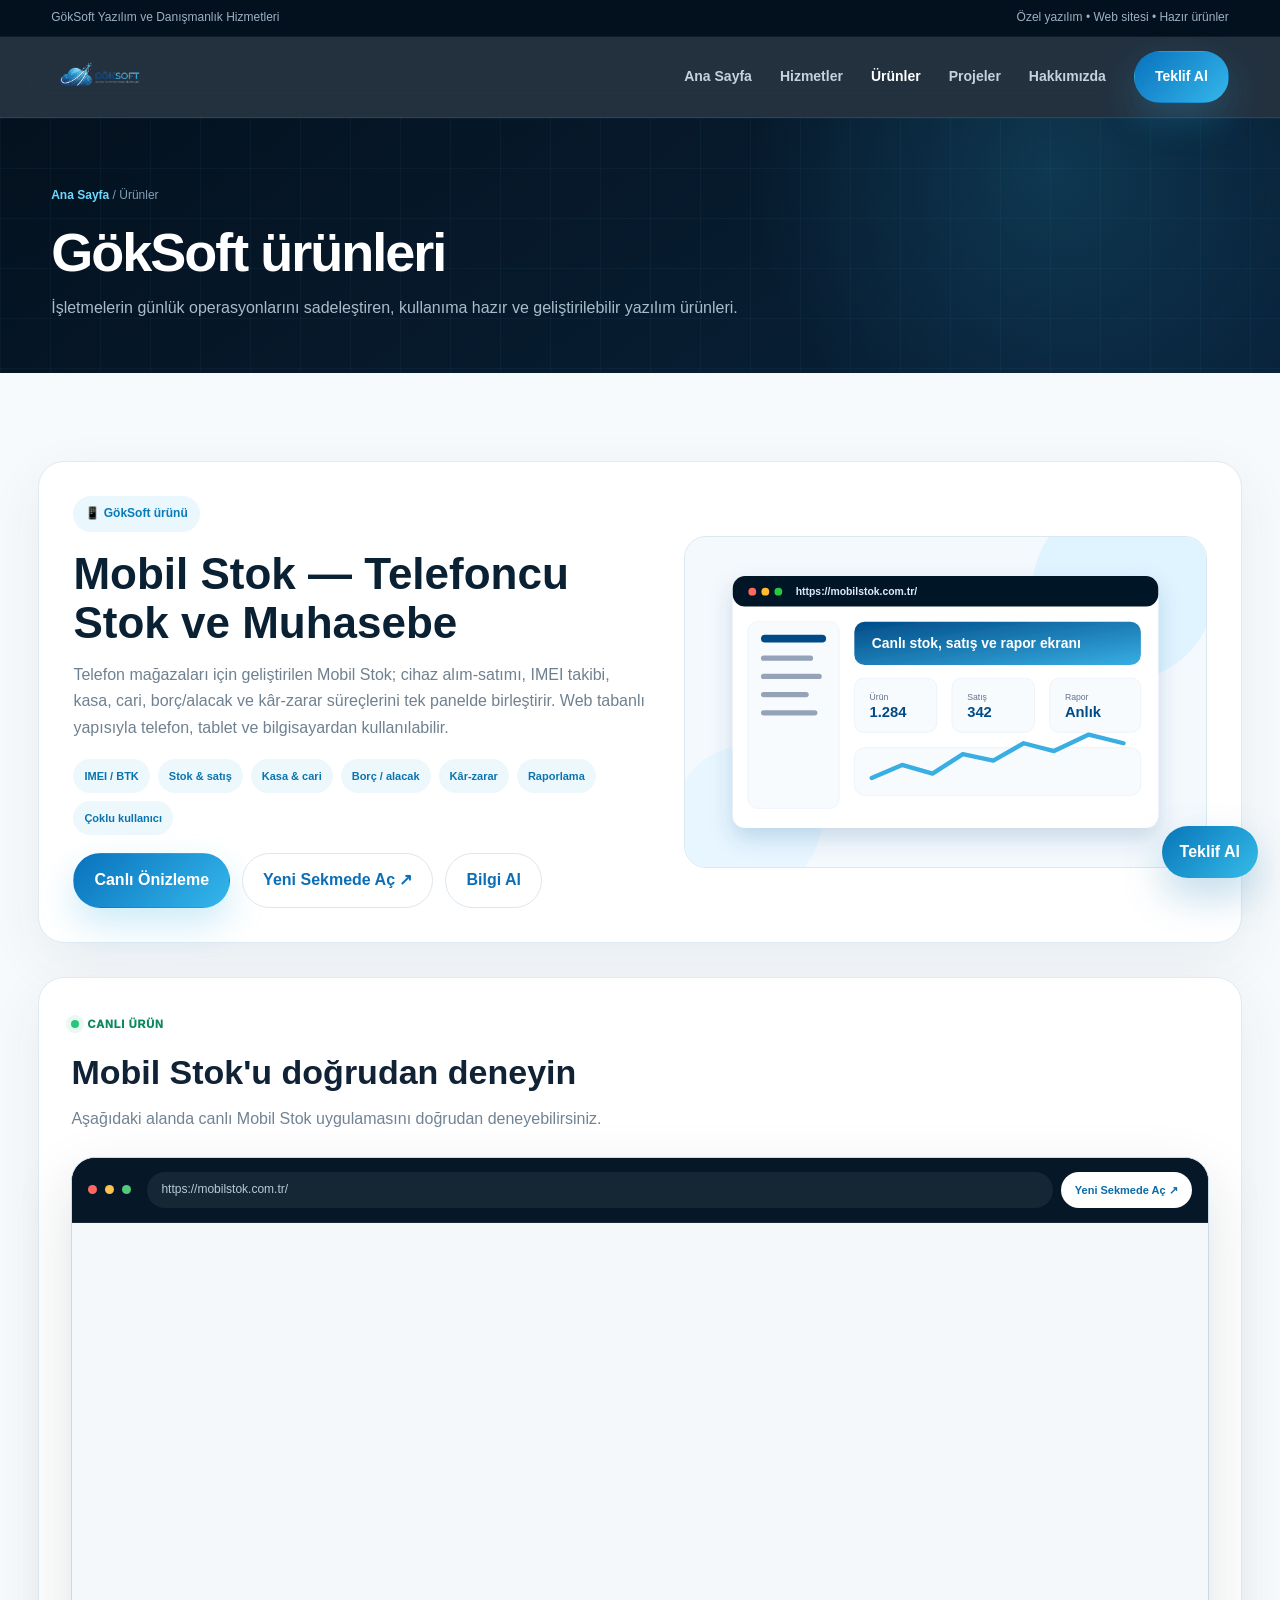
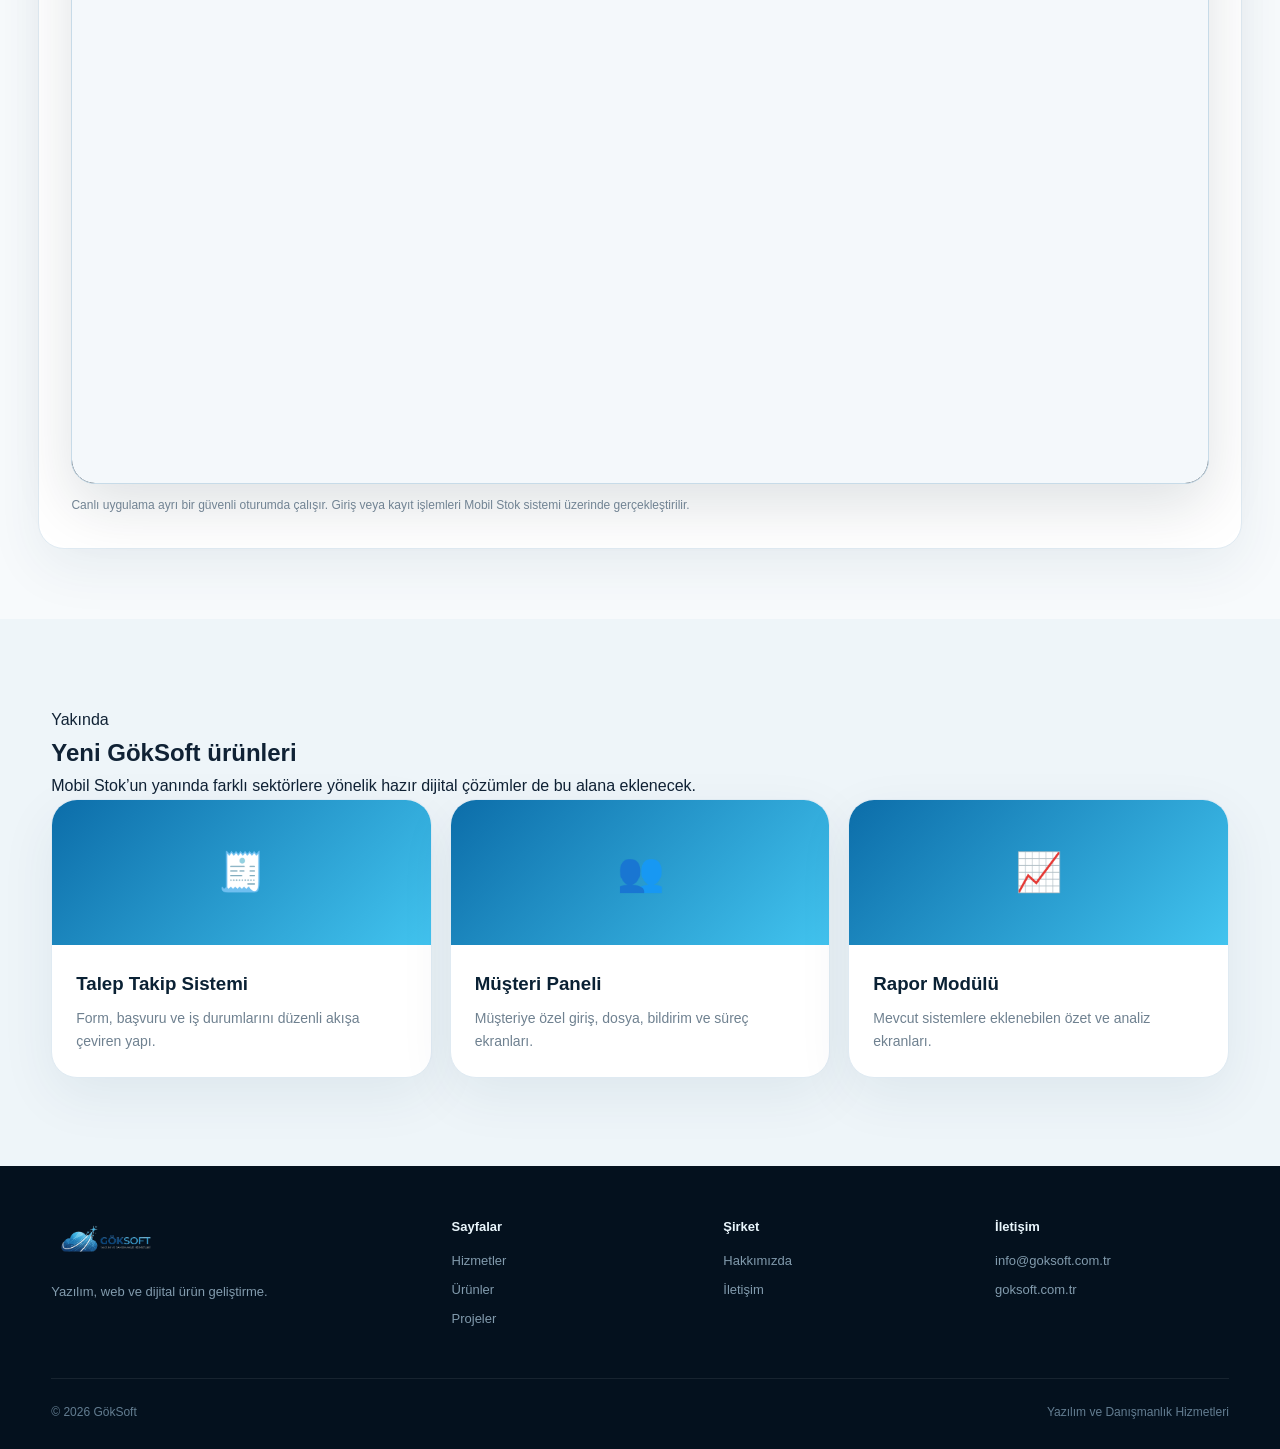
<file: urunler.html>
<!doctype html><html lang="tr"><head><meta charset="UTF-8"><meta name="viewport" content="width=device-width,initial-scale=1"><title>Ürünler | GökSoft Hazır Dijital Çözümler</title><meta name="description" content="GökSoft ürünleri arasında telefon mağazaları için Mobil Stok; IMEI, stok, satış, kasa, cari, borç/alacak ve raporlama özellikleriyle yer alır."><link rel="canonical" href="https://goksoft.com.tr/urunler.html"><meta name="robots" content="index,follow"><meta property="og:title" content="Ürünler | GökSoft Hazır Dijital Çözümler"><meta property="og:description" content="Mobil Stok ile IMEI, stok, satış, kasa, cari, borç/alacak ve raporlamayı tek panelde yönetin."><meta property="og:image" content="https://goksoft.com.tr/assets/logo.png"><meta property="og:type" content="website"><link rel="icon" href="favicon/favicon.png"><link rel="stylesheet" href="css/style.css"></head><body><div class="top"><div class="container"><span>GökSoft Yazılım ve Danışmanlık Hizmetleri</span><span>Özel yazılım • Web sitesi • Hazır ürünler</span></div></div><header class="header"><div class="container nav"><a class="brand" href="index.html" aria-label="GökSoft Ana Sayfa"><img src="assets/logo.png" alt="GökSoft logo"></a><button class="toggle" onclick="toggleMenu()" aria-label="Menü">☰</button><nav id="menu" class="menu"><a class="" href="index.html">Ana Sayfa</a><a class="" href="hizmetler.html">Hizmetler</a><a class="active" href="urunler.html">Ürünler</a><a class="" href="projeler.html">Projeler</a><a class="" href="hakkimizda.html">Hakkımızda</a><a class="btn btn-primary" href="iletisim.html">Teklif Al</a></nav></div></header><main><section class="page-hero"><div class="container"><div class="breadcrumb"><a href="index.html">Ana Sayfa</a> / Ürünler</div><h1>GökSoft ürünleri</h1><p class="lead">İşletmelerin günlük operasyonlarını sadeleştiren, kullanıma hazır ve geliştirilebilir yazılım ürünleri.</p></div></section><section class="product-section"><div class="container"><article class="product-featured"><div><div class="eyebrow">📱 GökSoft ürünü</div><h2>Mobil Stok — Telefoncu Stok ve Muhasebe</h2><p>Telefon mağazaları için geliştirilen Mobil Stok; cihaz alım-satımı, IMEI takibi, kasa, cari, borç/alacak ve kâr-zarar süreçlerini tek panelde birleştirir. Web tabanlı yapısıyla telefon, tablet ve bilgisayardan kullanılabilir.</p><div class="pill-row"><span>IMEI / BTK</span><span>Stok & satış</span><span>Kasa & cari</span><span>Borç / alacak</span><span>Kâr-zarar</span><span>Raporlama</span><span>Çoklu kullanıcı</span></div><div class="actions"><a class="btn btn-primary" href="#mobil-stok-canli">Canlı Önizleme</a><a class="btn btn-light" href="https://mobilstok.com.tr/" target="_blank" rel="noopener noreferrer">Yeni Sekmede Aç ↗</a><a class="btn btn-light" href="iletisim.html">Bilgi Al</a></div></div><div class="product-img"><img src="assets/stok-takip-projesi.svg" alt="Mobil Stok telefoncu stok ve muhasebe uygulaması"></div></article><div id="mobil-stok-canli" class="live-product"><div class="live-product-head"><div><span class="live-badge"><i></i> CANLI ÜRÜN</span><h3>Mobil Stok'u doğrudan deneyin</h3><p>Aşağıdaki alanda canlı Mobil Stok uygulamasını doğrudan deneyebilirsiniz.</p></div></div><div class="live-frame-shell"><div class="live-frame-bar"><span></span><span></span><span></span><a class="live-url" href="https://mobilstok.com.tr/" target="_blank" rel="noopener noreferrer">https://mobilstok.com.tr/</a><a class="live-bar-open" href="https://mobilstok.com.tr/" target="_blank" rel="noopener noreferrer">Yeni Sekmede Aç ↗</a></div><iframe class="live-product-frame" src="https://mobilstok.com.tr/" title="Mobil Stok canlı uygulaması" loading="lazy" referrerpolicy="strict-origin-when-cross-origin" allow="camera; microphone; clipboard-read; clipboard-write"></iframe></div><p class="live-product-note">Canlı uygulama ayrı bir güvenli oturumda çalışır. Giriş veya kayıt işlemleri Mobil Stok sistemi üzerinde gerçekleştirilir.</p></div></div></section><section class="light"><div class="container"><div class="section-head"><span>Yakında</span><h2>Yeni GökSoft ürünleri</h2><p>Mobil Stok’un yanında farklı sektörlere yönelik hazır dijital çözümler de bu alana eklenecek.</p></div><div class="portfolio"><article class="project"><div class="visual">🧾</div><div class="body"><h3>Talep Takip Sistemi</h3><p>Form, başvuru ve iş durumlarını düzenli akışa çeviren yapı.</p></div></article><article class="project"><div class="visual">👥</div><div class="body"><h3>Müşteri Paneli</h3><p>Müşteriye özel giriş, dosya, bildirim ve süreç ekranları.</p></div></article><article class="project"><div class="visual">📈</div><div class="body"><h3>Rapor Modülü</h3><p>Mevcut sistemlere eklenebilen özet ve analiz ekranları.</p></div></article></div></div></section></main><footer class="footer"><div class="container"><div class="footer-grid"><div><img src="assets/logo.png" alt="GökSoft"><p>Yazılım, web ve dijital ürün geliştirme.</p></div><div><h3>Sayfalar</h3><a href="hizmetler.html">Hizmetler</a><a href="urunler.html">Ürünler</a><a href="projeler.html">Projeler</a></div><div><h3>Şirket</h3><a href="hakkimizda.html">Hakkımızda</a><a href="iletisim.html">İletişim</a></div><div><h3>İletişim</h3><p>info@goksoft.com.tr</p><p>goksoft.com.tr</p></div></div><div class="copy"><span>© 2026 GökSoft</span><span>Yazılım ve Danışmanlık Hizmetleri</span></div></div></footer><a class="whatsapp-float" href="iletisim.html">Teklif Al</a><script src="js/main.js"></script></body></html>
</file>
<file: css/style.css>
:root{--primary:#0b6fb8;--primary2:#36b8ec;--navy:#061525;--navy2:#0a2037;--ink:#102235;--muted:#68798c;--soft:#f4f8fc;--line:#dbe7f0;--white:#fff;--cyan:#62d4ff;--shadow:0 28px 80px rgba(11,59,99,.14);--r:26px}*{box-sizing:border-box;margin:0;padding:0}html{scroll-behavior:smooth}body{font-family:Inter,ui-sans-serif,-apple-system,BlinkMacSystemFont,"Segoe UI",Arial,sans-serif;color:var(--ink);background:#fff;line-height:1.65;-webkit-font-smoothing:antialiased}a{text-decoration:none;color:inherit}img{max-width:100%;display:block}.container{width:min(1180px,92%);margin:auto}.top{background:#03101d;color:#9db1c5;font-size:12px;border-bottom:1px solid rgba(255,255,255,.05)}.top .container{min-height:36px;display:flex;align-items:center;justify-content:space-between;gap:16px;flex-wrap:wrap}.top b{color:#e7f7ff;letter-spacing:.5px}.header{position:sticky;top:0;z-index:100;background:rgba(6,21,37,.88);backdrop-filter:blur(20px);border-bottom:1px solid rgba(255,255,255,.08)}.nav{height:80px;display:flex;align-items:center;justify-content:space-between;gap:24px}.brand{display:inline-flex;align-items:center}.brand img{height:46px;width:auto;object-fit:contain}.brand-lockup{display:inline-flex;align-items:center;gap:10px;font-weight:950;letter-spacing:-.9px;color:#fff;font-size:22px}.brand-lockup img{width:46px;height:46px;object-fit:contain}.brand-lockup>span>span{color:var(--primary2)}.menu{display:flex;align-items:center;gap:28px;font-weight:750;font-size:14px;color:#c4d2df}.menu>a:not(.nav-cta):hover,.menu>a.active{color:#fff}.nav-cta{display:inline-flex;align-items:center;gap:10px;padding:11px 17px;border-radius:999px;background:linear-gradient(135deg,#0872bd,#35b7eb);color:#fff;box-shadow:0 10px 28px rgba(43,174,229,.2)}.nav-cta:hover{transform:translateY(-1px)}.toggle{display:none;background:rgba(255,255,255,.08);color:#fff;border:1px solid rgba(255,255,255,.1);border-radius:13px;font-size:23px;padding:8px 12px}.btn{display:inline-flex;align-items:center;justify-content:center;gap:10px;border-radius:999px;padding:13px 20px;font-weight:850;border:1px solid transparent;cursor:pointer;transition:.25s}.btn-xl{padding:16px 23px}.btn-primary{color:#fff;background:linear-gradient(135deg,#0872bd 0%,#35b7eb 100%);box-shadow:0 16px 36px rgba(42,170,225,.24)}.btn-primary:hover{transform:translateY(-2px);box-shadow:0 20px 46px rgba(42,170,225,.34)}.btn-ghost{color:#d9e9f6;background:rgba(255,255,255,.06);border-color:rgba(255,255,255,.14)}.btn-ghost:hover{background:rgba(255,255,255,.1);border-color:rgba(99,212,255,.35)}.btn-light{background:#fff;color:var(--primary);border-color:var(--line)}.btn-light:hover{background:#eef8ff}.btn-dark-outline{color:#dbefff;border-color:rgba(255,255,255,.2);background:rgba(255,255,255,.04)}.btn-white{background:#fff;color:#075f9b;box-shadow:0 18px 40px rgba(0,0,0,.18)}
.premium-hero{position:relative;min-height:760px;display:flex;align-items:center;overflow:hidden;background:radial-gradient(circle at 76% 18%,rgba(52,184,236,.18),transparent 29%),radial-gradient(circle at 12% 60%,rgba(12,116,190,.17),transparent 33%),linear-gradient(150deg,#04111e 0%,#071a2d 55%,#061525 100%);color:#fff;padding:88px 0 110px}.hero-grid-bg{position:absolute;inset:0;background-image:linear-gradient(rgba(82,166,217,.055) 1px,transparent 1px),linear-gradient(90deg,rgba(82,166,217,.055) 1px,transparent 1px);background-size:54px 54px;mask-image:linear-gradient(to bottom,rgba(0,0,0,.9),transparent 88%)}.hero-glow{position:absolute;border-radius:50%;filter:blur(8px);opacity:.6}.hero-glow-one{width:560px;height:560px;right:-180px;top:70px;background:radial-gradient(circle,rgba(62,205,255,.17),transparent 67%)}.hero-glow-two{width:420px;height:420px;left:-170px;bottom:-70px;background:radial-gradient(circle,rgba(15,111,185,.2),transparent 68%)}.premium-hero-grid{position:relative;z-index:2;display:grid;grid-template-columns:1.03fr .97fr;gap:58px;align-items:center}.launch-pill{display:inline-flex;align-items:center;gap:10px;border:1px solid rgba(101,214,255,.2);background:rgba(52,182,235,.08);color:#b8eaff;padding:9px 14px;border-radius:999px;font-size:13px;font-weight:800;margin-bottom:24px}.launch-pill i{width:8px;height:8px;border-radius:50%;background:#51d59b;box-shadow:0 0 0 6px rgba(81,213,155,.1)}.premium-hero h1{font-size:clamp(44px,5.6vw,72px);line-height:1.02;letter-spacing:-3px;margin-bottom:24px;max-width:780px}.premium-hero h1 em,.section-intro h2 em,.product-copy h2 em,.process-copy h2 em,.final-cta h2 em{font-style:normal;background:linear-gradient(90deg,#76ddff,#39aee4);-webkit-background-clip:text;background-clip:text;color:transparent}.premium-hero-copy>p{font-size:18px;color:#aebfd0;max-width:650px;margin-bottom:30px}.hero-actions{display:flex;gap:13px;flex-wrap:wrap}.hero-proof{display:flex;gap:0;margin-top:38px;padding-top:26px;border-top:1px solid rgba(255,255,255,.09)}.hero-proof>div{padding-right:28px;margin-right:28px;border-right:1px solid rgba(255,255,255,.09)}.hero-proof>div:last-child{border-right:0}.hero-proof strong{display:block;color:#fff;font-size:15px}.hero-proof span{display:block;color:#7890a5;font-size:12px;margin-top:1px}.hero-visual{position:relative;min-height:520px;display:flex;align-items:center;justify-content:center}.visual-orbit{position:absolute;border:1px solid rgba(88,200,247,.14);border-radius:50%}.orbit-one{width:470px;height:470px}.orbit-two{width:590px;height:590px;border-style:dashed;opacity:.5}.dashboard-shell{width:100%;max-width:610px;position:relative;z-index:3;border-radius:25px;overflow:hidden;background:#0b2034;border:1px solid rgba(143,211,241,.18);box-shadow:0 45px 120px rgba(0,0,0,.36),0 0 90px rgba(42,183,235,.06);transform:perspective(1200px) rotateY(-4deg) rotateX(2deg)}.browser-bar{height:52px;display:flex;align-items:center;gap:14px;padding:0 16px;background:#071827;border-bottom:1px solid rgba(255,255,255,.08)}.browser-dots{display:flex;gap:6px}.browser-dots i{width:9px;height:9px;border-radius:50%;background:#ff6b66}.browser-dots i:nth-child(2){background:#f6c44f}.browser-dots i:nth-child(3){background:#51ca7d}.browser-address{flex:1;min-width:0;background:rgba(255,255,255,.05);border:1px solid rgba(255,255,255,.07);height:30px;border-radius:999px;display:flex;align-items:center;padding:0 13px;color:#8299ad;font-size:11px}.browser-status{color:#62d2a0;font-size:10px;font-weight:800}.dashboard-body{display:grid;grid-template-columns:112px 1fr;min-height:365px}.dash-sidebar{background:#081a2b;border-right:1px solid rgba(255,255,255,.06);padding:18px 13px}.dash-logo{display:flex;align-items:center;gap:7px;color:#d7efff;font-size:10px;margin-bottom:30px}.dash-logo img{width:25px;height:25px}.dash-menu{display:block;height:9px;border-radius:10px;background:rgba(160,195,219,.1);margin:15px 4px}.dash-menu.active{background:linear-gradient(90deg,#1688d2,#42c6f3);box-shadow:0 0 15px rgba(54,190,238,.18)}.dash-menu.short{width:55%}.dash-content{padding:25px;background:radial-gradient(circle at 80% 0,rgba(42,180,229,.07),transparent 32%)}.dash-heading{display:flex;justify-content:space-between;margin-bottom:20px}.dash-heading span{width:120px;height:12px;border-radius:10px;background:#dcecf6}.dash-heading small{width:55px;height:26px;border-radius:999px;background:rgba(67,199,243,.15);border:1px solid rgba(67,199,243,.16)}.dash-stat-row{display:grid;grid-template-columns:repeat(3,1fr);gap:10px}.dash-stat{padding:14px;border-radius:15px;background:rgba(255,255,255,.045);border:1px solid rgba(255,255,255,.06)}.dash-stat i{font-style:normal;display:grid;place-items:center;width:27px;height:27px;border-radius:9px;background:rgba(59,190,238,.14);color:#66d6ff;margin-bottom:14px}.dash-stat strong{display:block;color:#f2f8fc;font-size:13px}.dash-stat span{display:block;color:#678399;font-size:9px;margin-top:2px}.dash-grid{display:grid;grid-template-columns:1.45fr .85fr;gap:10px;margin-top:10px}.dash-chart,.dash-card-list{min-height:155px;border-radius:16px;background:rgba(255,255,255,.035);border:1px solid rgba(255,255,255,.06);padding:15px}.chart-title{color:#a9bfd0;font-size:9px}.chart-bars{height:95px;display:flex;gap:8px;align-items:end}.chart-bars i{flex:1;border-radius:5px 5px 2px 2px;background:linear-gradient(to top,#0d6fab,#5ed7ff)}.chart-bars i:nth-child(1){height:33%}.chart-bars i:nth-child(2){height:48%}.chart-bars i:nth-child(3){height:42%}.chart-bars i:nth-child(4){height:68%}.chart-bars i:nth-child(5){height:55%}.chart-bars i:nth-child(6){height:80%}.chart-bars i:nth-child(7){height:92%}.dash-card-list{display:grid;gap:8px}.dash-card-list div{display:grid;grid-template-columns:25px 1fr 18px;align-items:center;gap:7px;border-bottom:1px solid rgba(255,255,255,.05);font-size:9px;color:#91a9bb}.dash-card-list div:last-child{border:0}.dash-card-list b{color:#47c9f4}.dash-card-list i{font-style:normal;color:#5dd8a2}.floating-chip{position:absolute;z-index:5;padding:10px 14px;border-radius:13px;background:rgba(7,31,51,.9);border:1px solid rgba(98,207,247,.16);box-shadow:0 18px 35px rgba(0,0,0,.25);color:#cfefff;font-size:11px;font-weight:800;backdrop-filter:blur(12px)}.chip-one{left:-12px;top:95px}.chip-one span{color:#59d899}.chip-two{right:-15px;bottom:100px}.hero-bottom-fade{position:absolute;left:0;right:0;bottom:0;height:160px;background:linear-gradient(to top,#fff,transparent)}
.trust-strip{position:relative;z-index:3;margin-top:-1px;padding:22px 0 20px;background:#fff}.trust-row{display:flex;align-items:center;justify-content:center;gap:24px;flex-wrap:wrap;color:#7d8b9a;font-size:12px;font-weight:900;letter-spacing:1.4px}.trust-row i{font-style:normal;color:#45bbe9}.premium-section{padding:110px 0}.services-section{background:linear-gradient(180deg,#fff 0,#f6f9fc 100%)}.section-intro{max-width:780px;margin-bottom:50px}.section-intro.centered{text-align:center;margin-left:auto;margin-right:auto}.section-kicker{color:#1592ce;font-size:12px;font-weight:950;letter-spacing:1.8px;margin-bottom:13px}.light-kicker{color:#79dfff}.section-intro h2,.product-copy h2,.process-copy h2{font-size:clamp(36px,4.5vw,56px);line-height:1.08;letter-spacing:-2px;color:#071827}.section-intro p{color:var(--muted);font-size:17px;margin-top:17px;max-width:700px}.bento-services{display:grid;grid-template-columns:1.15fr .85fr .85fr;gap:17px}.service-card{position:relative;min-height:300px;padding:30px;border-radius:27px;background:#fff;border:1px solid #e3ecf3;box-shadow:0 18px 48px rgba(17,55,85,.06);overflow:hidden;transition:.3s}.service-card:after{content:"";position:absolute;width:220px;height:220px;border-radius:50%;right:-110px;top:-110px;background:radial-gradient(circle,rgba(53,187,235,.12),transparent 65%)}.service-card:hover{transform:translateY(-6px);box-shadow:0 26px 70px rgba(17,55,85,.1);border-color:#c9e6f3}.service-large{grid-row:span 2;min-height:617px;background:linear-gradient(155deg,#071827,#0b2a46);color:#fff;border-color:#173a55}.service-large:after{width:360px;height:360px;background:radial-gradient(circle,rgba(44,190,240,.2),transparent 65%)}.service-wide{grid-column:2/4;min-height:300px;display:grid;grid-template-columns:auto 1fr auto;gap:24px;align-items:center}.service-icon{position:relative;z-index:2;width:56px;height:56px;border-radius:18px;display:grid;place-items:center;background:linear-gradient(135deg,#e9f8ff,#d6f2ff);color:#0d78b6;font-size:25px;font-weight:900;margin-bottom:38px}.service-large .service-icon{background:rgba(75,200,246,.12);border:1px solid rgba(107,214,255,.13);color:#75dcff}.service-wide .service-icon{margin:0}.service-no{position:absolute;top:28px;right:30px;color:#9baebb;font-size:11px;font-weight:900;letter-spacing:1px}.service-card h3{position:relative;z-index:2;font-size:26px;line-height:1.2;color:#0c2133;margin-bottom:12px}.service-large h3{color:#fff;font-size:36px;margin-top:140px}.service-card p{position:relative;z-index:2;color:#6e7f8e;font-size:15px}.service-large p{color:#9db2c3;font-size:16px;max-width:430px}.service-tags{display:flex;gap:8px;flex-wrap:wrap;margin-top:26px}.service-tags span{padding:8px 10px;border-radius:999px;background:rgba(255,255,255,.06);border:1px solid rgba(255,255,255,.08);color:#a9d9ee;font-size:11px}.service-card>a{position:absolute;left:30px;bottom:28px;color:#1286c2;font-size:13px;font-weight:900}.service-large>a{color:#68d4ff}.service-wide>a{position:static;white-space:nowrap}.product-spotlight{position:relative;overflow:hidden;padding:120px 0;background:linear-gradient(145deg,#04111e 0%,#071d31 58%,#07253c 100%);color:#fff}.product-orb{position:absolute;width:650px;height:650px;border-radius:50%;right:-180px;top:-160px;background:radial-gradient(circle,rgba(52,190,240,.18),transparent 66%)}.product-spotlight-grid{position:relative;z-index:2;display:grid;grid-template-columns:.86fr 1.14fr;gap:55px;align-items:center}.product-copy h2{color:#fff}.product-copy p{font-size:17px;color:#a7bacb;margin:20px 0 24px}.product-list{display:grid;grid-template-columns:1fr 1fr;gap:10px 18px;margin-bottom:30px}.product-list span{color:#c5d8e6;font-size:14px}.product-list i{font-style:normal;color:#61dba4;margin-right:7px}.product-browser{border-radius:25px;overflow:hidden;background:#081727;border:1px solid rgba(121,210,245,.17);box-shadow:0 42px 110px rgba(0,0,0,.36);transform:perspective(1200px) rotateY(-3deg)}.premium-browser-bar{padding:0 12px}.product-address{color:#bed0dd}.browser-open{padding:7px 11px;border-radius:999px;background:#fff;color:#075e98;font-size:10px;font-weight:900;white-space:nowrap}.product-preview-inner{padding:14px;background:#edf5fa}.product-preview-inner img{width:100%;border-radius:14px;box-shadow:0 15px 35px rgba(20,47,66,.12)}.why-section{background:#f6f9fc}.feature-grid{display:grid;grid-template-columns:repeat(4,1fr);gap:16px}.feature-tile{position:relative;min-height:315px;padding:26px;border:1px solid #dfe9f1;border-radius:24px;background:#fff;overflow:hidden}.feature-tile>b{position:absolute;top:24px;right:24px;color:#a8b8c4;font-size:11px}.feature-glyph{width:52px;height:52px;border-radius:17px;display:grid;place-items:center;background:#eaf7fd;color:#0d86c5;font-size:22px;margin:40px 0 35px}.feature-tile h3{font-size:21px;color:#092034;margin-bottom:10px}.feature-tile p{color:#70808f;font-size:14px}.process-section{padding:110px 0;background:#071827;color:#fff}.process-grid{display:grid;grid-template-columns:.82fr 1.18fr;gap:80px}.process-copy h2{color:#fff}.process-copy p{color:#95abbd;margin:20px 0 30px}.text-link{display:inline-flex;gap:10px;color:#67d8ff;font-weight:850}.process-steps{border-top:1px solid rgba(255,255,255,.09)}.process-step{display:grid;grid-template-columns:75px 1fr;gap:22px;padding:27px 0;border-bottom:1px solid rgba(255,255,255,.09)}.process-step>span{color:#51c9f4;font-size:12px;font-weight:950;letter-spacing:1px}.process-step h3{font-size:20px;color:#f4fbff;margin-bottom:4px}.process-step p{color:#8199ab;font-size:14px}.final-cta-section{background:#fff}.final-cta{position:relative;overflow:hidden;min-height:390px;border-radius:34px;padding:55px;display:grid;grid-template-columns:1fr auto;align-items:end;gap:40px;color:#fff;background:linear-gradient(135deg,#075f9f,#21aee7);box-shadow:0 32px 80px rgba(11,110,171,.22)}.cta-grid{position:absolute;inset:0;background-image:linear-gradient(rgba(255,255,255,.07) 1px,transparent 1px),linear-gradient(90deg,rgba(255,255,255,.07) 1px,transparent 1px);background-size:42px 42px;mask-image:linear-gradient(to right,black,transparent 80%)}.cta-orb-one,.cta-orb-two{position:absolute;border-radius:50%;border:1px solid rgba(255,255,255,.14)}.cta-orb-one{width:420px;height:420px;right:-130px;top:-180px}.cta-orb-two{width:300px;height:300px;right:-30px;top:-80px}.final-cta-copy,.final-cta-actions{position:relative;z-index:2}.final-cta-copy>span{font-size:11px;font-weight:950;letter-spacing:1.8px;color:#c9efff}.final-cta h2{font-size:clamp(36px,4.6vw,57px);line-height:1.04;letter-spacing:-2.2px;margin:12px 0 16px}.final-cta h2 em{background:linear-gradient(90deg,#fff,#c8efff);-webkit-background-clip:text;background-clip:text}.final-cta p{max-width:650px;color:#d2effb}.final-cta-actions{display:flex;flex-direction:column;align-items:flex-end;gap:12px}.final-cta-actions small{color:#c6e9f8}.premium-footer{background:#04111e;color:#8fa4b6;padding:58px 0 28px}.footer-grid{display:grid;grid-template-columns:1.55fr repeat(3,1fr);gap:38px;padding-bottom:40px;border-bottom:1px solid rgba(255,255,255,.08)}.footer-lockup{margin-bottom:18px}.footer-brand p{max-width:330px}.premium-footer h3{color:#e8f4fb;font-size:13px;margin-bottom:14px}.premium-footer a,.premium-footer p,.footer-domain{display:block;color:#829bad;font-size:13px;margin-bottom:9px}.premium-footer a:hover{color:#6dd8ff}.copy{display:flex;justify-content:space-between;gap:18px;flex-wrap:wrap;padding-top:24px;font-size:12px;color:#637d91}.premium-float{position:fixed;right:22px;bottom:22px;z-index:80;display:flex;align-items:center;gap:12px;padding:12px 13px 12px 18px;border-radius:999px;color:#fff;background:rgba(5,32,51,.92);border:1px solid rgba(99,210,250,.18);box-shadow:0 18px 45px rgba(0,0,0,.25);backdrop-filter:blur(14px);font-size:13px;font-weight:900}.premium-float b{width:30px;height:30px;display:grid;place-items:center;border-radius:50%;background:linear-gradient(135deg,#0780c9,#39c1ef)}
.reveal{opacity:0;transform:translateY(24px);transition:opacity .75s ease,transform .75s ease}.reveal.is-visible{opacity:1;transform:none}.delay-1{transition-delay:.1s}.delay-2{transition-delay:.18s}.delay-3{transition-delay:.26s}
/* İç sayfalar */
body:not(.home-page){background:#f7fafc}.page-hero{position:relative;overflow:hidden;padding:68px 0 52px;background:radial-gradient(circle at 82% 20%,rgba(52,185,235,.17),transparent 28%),linear-gradient(145deg,#04111e,#09233b);color:#fff}.page-hero:after{content:"";position:absolute;inset:0;background-image:linear-gradient(rgba(83,167,218,.05) 1px,transparent 1px),linear-gradient(90deg,rgba(83,167,218,.05) 1px,transparent 1px);background-size:50px 50px}.page-hero .container{position:relative;z-index:2}.breadcrumb{font-size:12px;color:#80a0b6;margin-bottom:18px}.breadcrumb a{color:#6ed9ff;font-weight:850}.page-hero h1{font-size:clamp(34px,4.4vw,54px);line-height:1.06;letter-spacing:-2px;max-width:850px}.lead{font-size:16px;color:#a8bdcc;max-width:760px;margin-top:14px}section{padding:88px 0}.cards{display:grid;grid-template-columns:repeat(3,1fr);gap:18px}.card,.panel,.project,.product-featured,.live-product{background:#fff;border:1px solid #dfeaf2;border-radius:26px;box-shadow:0 18px 55px rgba(11,55,88,.07)}.card{padding:29px;min-height:225px;transition:.3s}.card:hover{transform:translateY(-5px);box-shadow:0 26px 70px rgba(11,55,88,.11)}.icon{width:52px;height:52px;border-radius:16px;background:#eaf7fd;display:grid;place-items:center;font-size:22px;margin-bottom:23px}.card h3{font-size:21px;margin-bottom:9px;color:#0b2134}.card p{color:#6f8190;font-size:14px}.light{background:#eef5f9}.two-col{display:grid;grid-template-columns:1fr 1fr;gap:20px}.panel{padding:32px}.panel h2,.panel h3{color:#0a2134;margin-bottom:12px}.panel p{color:#6f8190;margin-bottom:14px}.check-list{display:grid;gap:10px}.check{padding:14px 15px;border:1px solid #e1ebf2;border-radius:15px;background:#fafdff;font-weight:800}.check span{color:#19a968;margin-right:8px}.showcase{background:linear-gradient(145deg,#04111e,#0a2843);color:#fff}.showcase-grid{display:grid;grid-template-columns:.9fr 1.1fr;gap:45px;align-items:center}.showcase h2{font-size:clamp(32px,4vw,48px);line-height:1.1;margin-bottom:17px}.showcase p{color:#9fb5c5;margin-bottom:24px}.showcase-img{border-radius:26px;padding:13px;background:#edf5fa;box-shadow:0 30px 70px rgba(0,0,0,.25)}.eyebrow{display:inline-flex;padding:8px 12px;border-radius:999px;background:#eaf7fd;color:#087cba;font-size:12px;font-weight:900;margin-bottom:18px}.actions{display:flex;gap:12px;flex-wrap:wrap}.chips,.pill-row{display:flex;gap:8px;flex-wrap:wrap;margin:18px 0}.chips span,.pill-row span{padding:8px 11px;border-radius:999px;background:#edf8fd;color:#0b74ad;font-size:11px;font-weight:850}.product-featured{display:grid;grid-template-columns:1.05fr .95fr;gap:34px;align-items:center;padding:34px}.product-featured h2{font-size:clamp(30px,4vw,44px);line-height:1.1;color:#0a2134}.product-featured p{color:#6f8190;margin:15px 0}.product-img{border-radius:22px;overflow:hidden;background:#eef6fa;border:1px solid #dbe8ef}.product-section{padding-bottom:70px}.product-section .container{width:min(1280px,94%)}.live-product{margin-top:34px;padding:32px;scroll-margin-top:105px}.live-product-head{display:flex;align-items:end;justify-content:space-between;gap:20px;margin-bottom:24px}.live-product-head h3{font-size:clamp(24px,3vw,34px);margin:8px 0 6px}.live-product-head p,.live-product-note{color:#718393}.live-badge{display:inline-flex;align-items:center;gap:8px;color:#0b8a62;font-size:11px;font-weight:950;letter-spacing:.8px}.live-badge i{width:8px;height:8px;border-radius:50%;background:#24c77b;box-shadow:0 0 0 5px rgba(36,199,123,.1)}.live-frame-shell{overflow:hidden;border:1px solid #c7dbe8;border-radius:24px;background:#061626;box-shadow:0 22px 60px rgba(4,29,49,.13)}.live-frame-bar{display:flex;align-items:center;gap:8px;padding:14px 16px;background:#061827;border-bottom:1px solid rgba(255,255,255,.08)}.live-frame-bar>span{width:9px;height:9px;border-radius:50%;background:#ff6861}.live-frame-bar>span:nth-child(2){background:#f8c34f}.live-frame-bar>span:nth-child(3){background:#50ca7b}.live-url{min-width:0;flex:1;margin-left:8px;padding:8px 14px;border-radius:999px;background:rgba(255,255,255,.06);color:#b9cad6;font-size:12px;white-space:nowrap;overflow:hidden;text-overflow:ellipsis}.live-bar-open{padding:9px 14px;border-radius:999px;background:#fff;color:#096ba7;font-size:11px;font-weight:900;white-space:nowrap}.live-product-frame{display:block;width:100%;height:860px;border:0;background:#f4f8fb}.live-product-note{font-size:12px;margin-top:12px}.portfolio{display:grid;grid-template-columns:repeat(3,1fr);gap:18px}.project{overflow:hidden}.project .visual{height:145px;display:grid;place-items:center;font-size:38px;background:linear-gradient(135deg,#0c6da9,#42c4ef);color:#fff}.project .body{padding:24px}.project h3{color:#0a2134;margin-bottom:7px}.project p{color:#6f8190;font-size:14px}.contact-grid{display:grid;grid-template-columns:.88fr 1.12fr;gap:24px}.contact-info{padding:35px;border-radius:28px;color:#fff;background:linear-gradient(145deg,#075f9e,#27b8ec);box-shadow:0 25px 70px rgba(12,115,179,.22)}.contact-info h2{font-size:34px;line-height:1.1;margin-bottom:14px}.contact-info p{color:#d5f1fc;margin-bottom:20px}.contact-line{padding:13px 0;border-bottom:1px solid rgba(255,255,255,.15)}form{display:grid;gap:13px}input,select,textarea{width:100%;border:1px solid #d9e6ee;border-radius:14px;padding:14px 15px;background:#fff;outline:0;font:inherit}input:focus,select:focus,textarea:focus{border-color:#49bce8;box-shadow:0 0 0 4px rgba(54,184,236,.11)}textarea{min-height:145px;resize:vertical}.form-status{min-height:22px;font-size:13px}.form-status.success{color:#12845f}.form-status.error{color:#c33f45}.footer{background:#04111e;color:#8fa4b6;padding:50px 0 26px}.footer img{height:52px;width:auto;margin-bottom:13px}.footer h3{color:#eaf6fc;margin-bottom:12px;font-size:13px}.footer a,.footer p{display:block;color:#829bad;font-size:13px;margin-bottom:8px}.whatsapp-float{position:fixed;right:22px;bottom:22px;z-index:70;padding:13px 18px;border-radius:999px;background:linear-gradient(135deg,#0875b8,#35bce9);color:#fff;font-weight:900;box-shadow:0 18px 40px rgba(9,113,174,.25)}.list{display:grid;gap:14px}.list-item{padding:20px;border-radius:18px;background:rgba(255,255,255,.06);border:1px solid rgba(255,255,255,.08)}.list-item h3{color:#fff;margin-bottom:5px}.list-item p{margin:0;color:#9fb6c6}
@media(max-width:1020px){.premium-hero-grid,.product-spotlight-grid,.process-grid{grid-template-columns:1fr}.hero-visual{min-height:500px}.premium-hero-copy{max-width:760px}.bento-services{grid-template-columns:1fr 1fr}.service-large{grid-row:auto;grid-column:1/3;min-height:430px}.service-large h3{margin-top:70px}.service-wide{grid-column:1/3}.feature-grid{grid-template-columns:1fr 1fr}.footer-grid{grid-template-columns:1.3fr 1fr 1fr}.footer-grid>div:last-child{grid-column:2/4}.cards,.portfolio{grid-template-columns:1fr 1fr}}
@media(max-width:780px){.top{display:none}.header{top:0}.nav{height:72px}.brand-lockup img{width:40px;height:40px}.brand img{height:40px;width:auto}.menu{position:fixed;top:72px;left:0;right:0;padding:22px 4%;flex-direction:column;align-items:stretch;gap:3px;background:rgba(5,20,34,.98);border-bottom:1px solid rgba(255,255,255,.1);transform:translateY(-130%);opacity:0;pointer-events:none;transition:.25s}.menu.open{transform:none;opacity:1;pointer-events:auto}.menu>a{padding:12px 6px}.nav-cta{justify-content:center;margin-top:7px}.toggle{display:block}.premium-hero{padding:65px 0 90px;min-height:auto}.premium-hero h1{font-size:clamp(42px,12vw,60px);letter-spacing:-2.2px}.premium-hero-grid{gap:25px}.hero-visual{min-height:390px}.dashboard-shell{transform:none}.orbit-one{width:380px;height:380px}.orbit-two{width:470px;height:470px}.chip-one{left:0}.chip-two{right:0}.hero-proof{gap:15px}.hero-proof>div{padding-right:15px;margin-right:0}.premium-section,.product-spotlight,.process-section{padding:80px 0}.section-intro h2,.product-copy h2,.process-copy h2{font-size:clamp(34px,10vw,50px)}.bento-services{grid-template-columns:1fr}.service-large,.service-wide{grid-column:auto}.service-wide{display:block}.service-wide .service-icon{margin-bottom:38px}.service-wide>a{position:absolute}.feature-grid,.cards,.portfolio,.two-col,.contact-grid,.showcase-grid,.product-featured{grid-template-columns:1fr}.final-cta{grid-template-columns:1fr;align-items:start;padding:38px;min-height:440px}.final-cta-actions{align-items:flex-start}.footer-grid{grid-template-columns:1fr 1fr}.footer-grid>div:last-child{grid-column:auto}.live-product-frame{height:740px}}
@media(max-width:560px){.container{width:min(94%,1180px)}.premium-hero h1{font-size:42px}.premium-hero-copy>p{font-size:16px}.hero-actions .btn{width:100%}.hero-proof{display:grid;grid-template-columns:1fr 1fr}.hero-proof>div{border-right:0}.hero-visual{min-height:330px}.dashboard-body{grid-template-columns:78px 1fr}.dash-sidebar{padding:13px 9px}.dash-content{padding:14px}.dash-stat-row{grid-template-columns:1fr}.dash-stat:nth-child(2),.dash-stat:nth-child(3){display:none}.dash-grid{grid-template-columns:1fr}.dash-card-list{display:none}.dashboard-shell{border-radius:18px}.floating-chip{display:none}.trust-row{gap:12px;font-size:10px}.service-large{min-height:400px}.service-large h3{margin-top:45px}.service-wide{min-height:330px}.product-list{grid-template-columns:1fr}.premium-browser-bar .browser-status{display:none}.browser-open{font-size:9px}.feature-grid{grid-template-columns:1fr}.feature-tile{min-height:260px}.process-grid{gap:45px}.final-cta{padding:32px 25px;border-radius:26px}.footer-grid{grid-template-columns:1fr}.premium-float{left:18px;right:18px;justify-content:space-between}.page-hero{padding:70px 0 58px}.page-hero h1{font-size:40px}.live-product{padding:18px;border-radius:20px}.live-frame-bar{padding:10px}.live-url{font-size:10px}.live-bar-open{font-size:10px}.live-product-frame{height:700px}}
</file>
